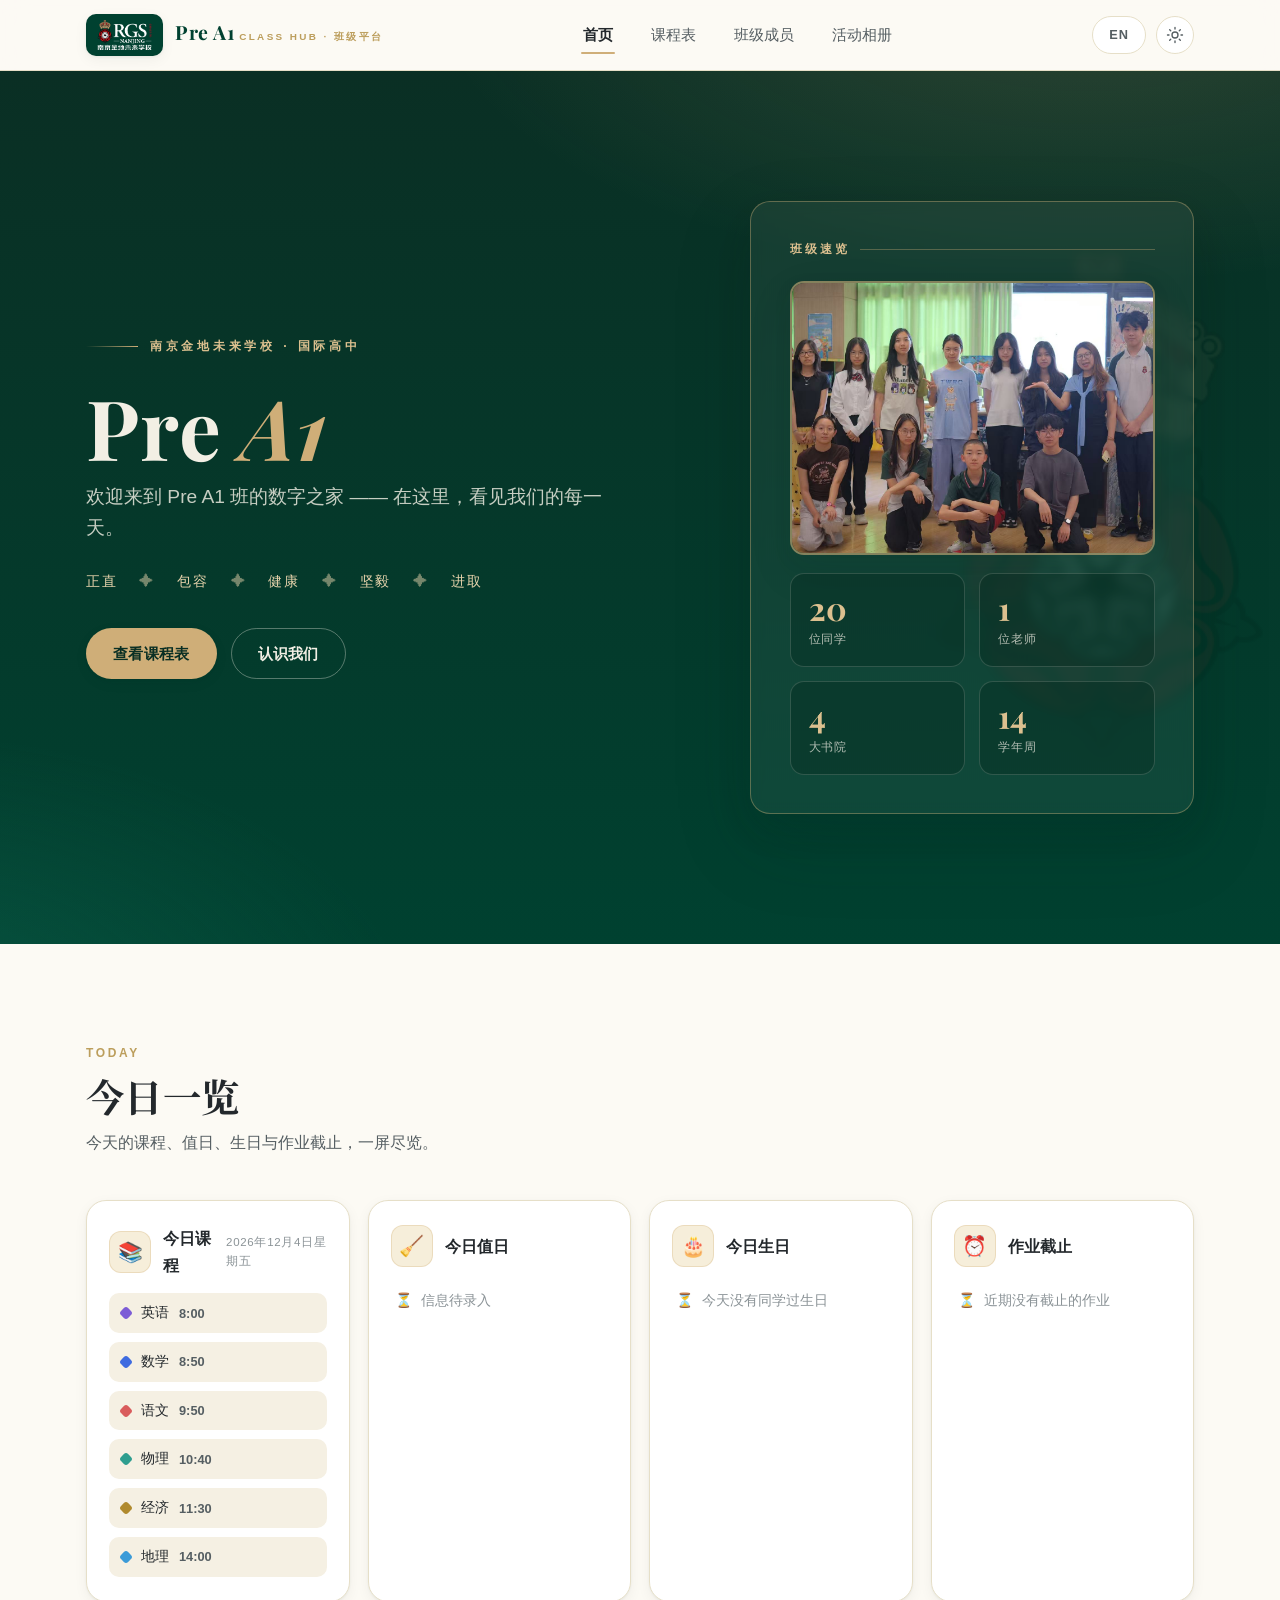
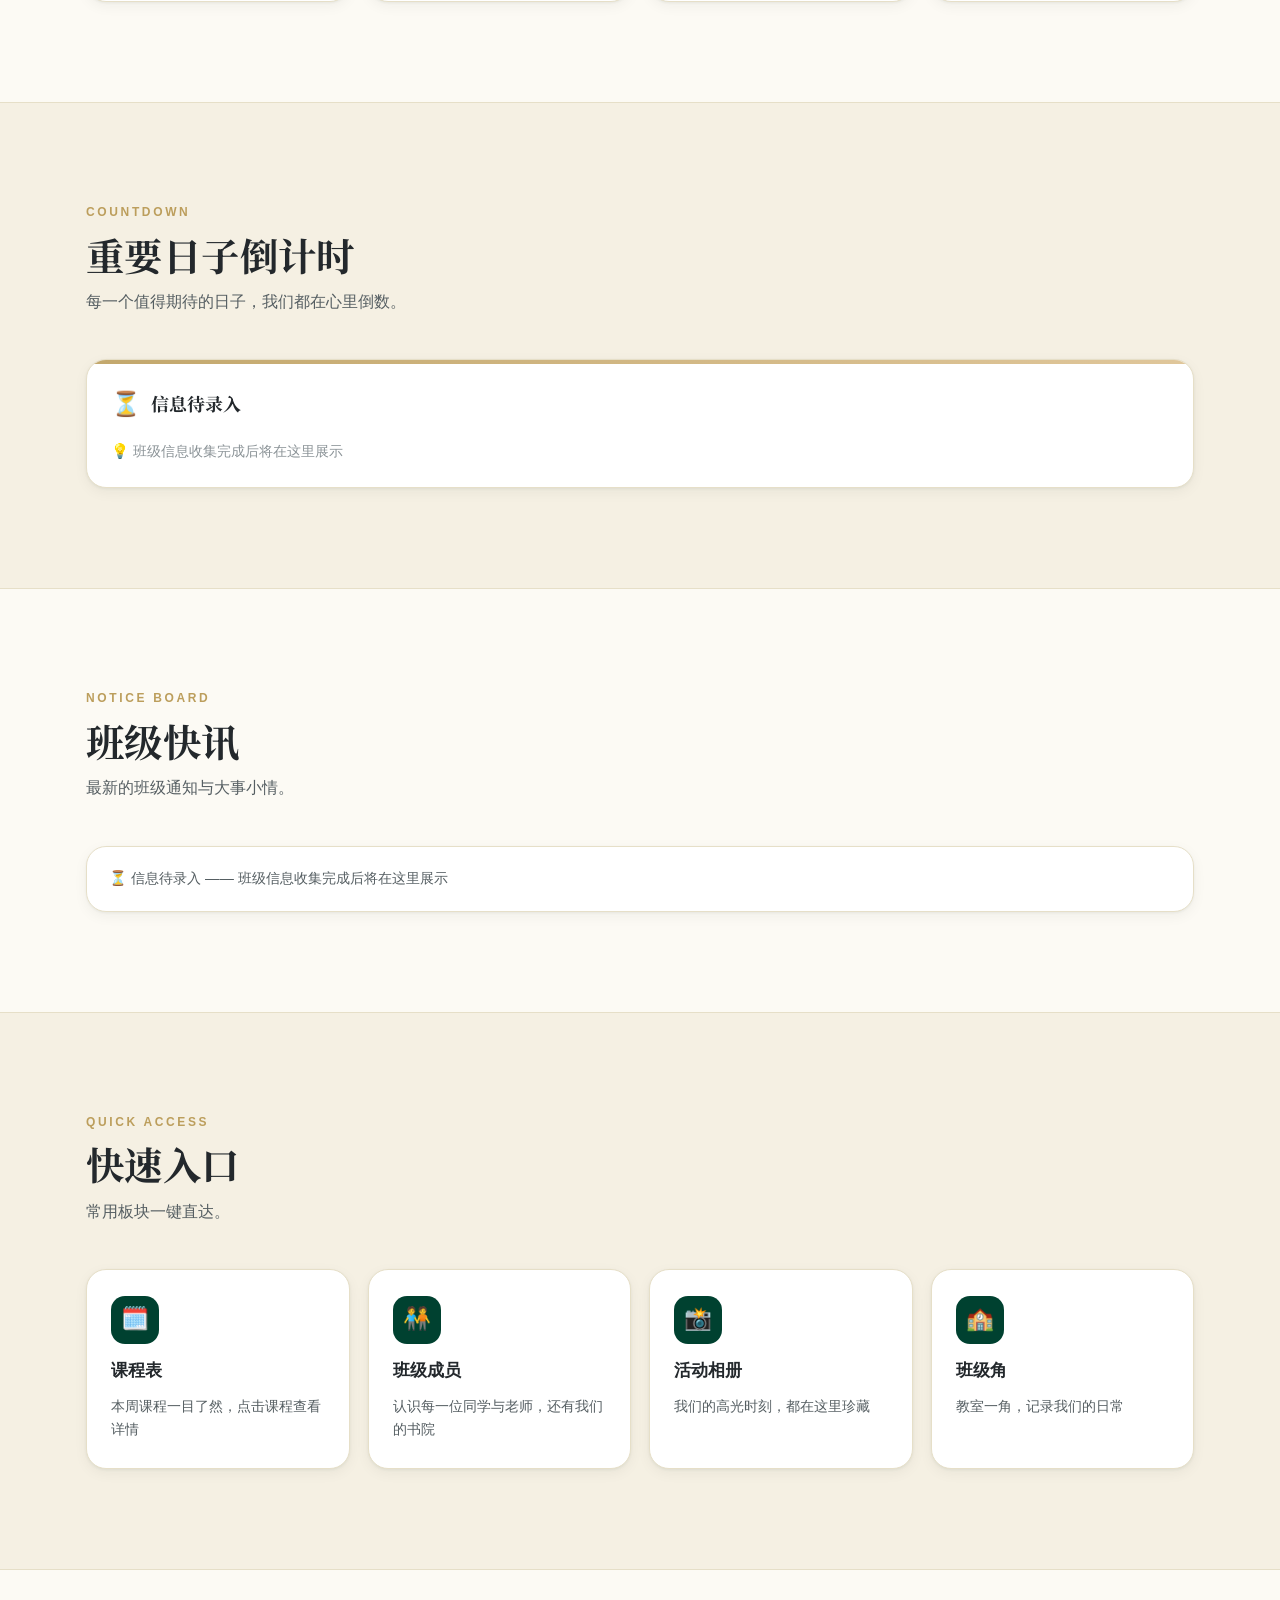
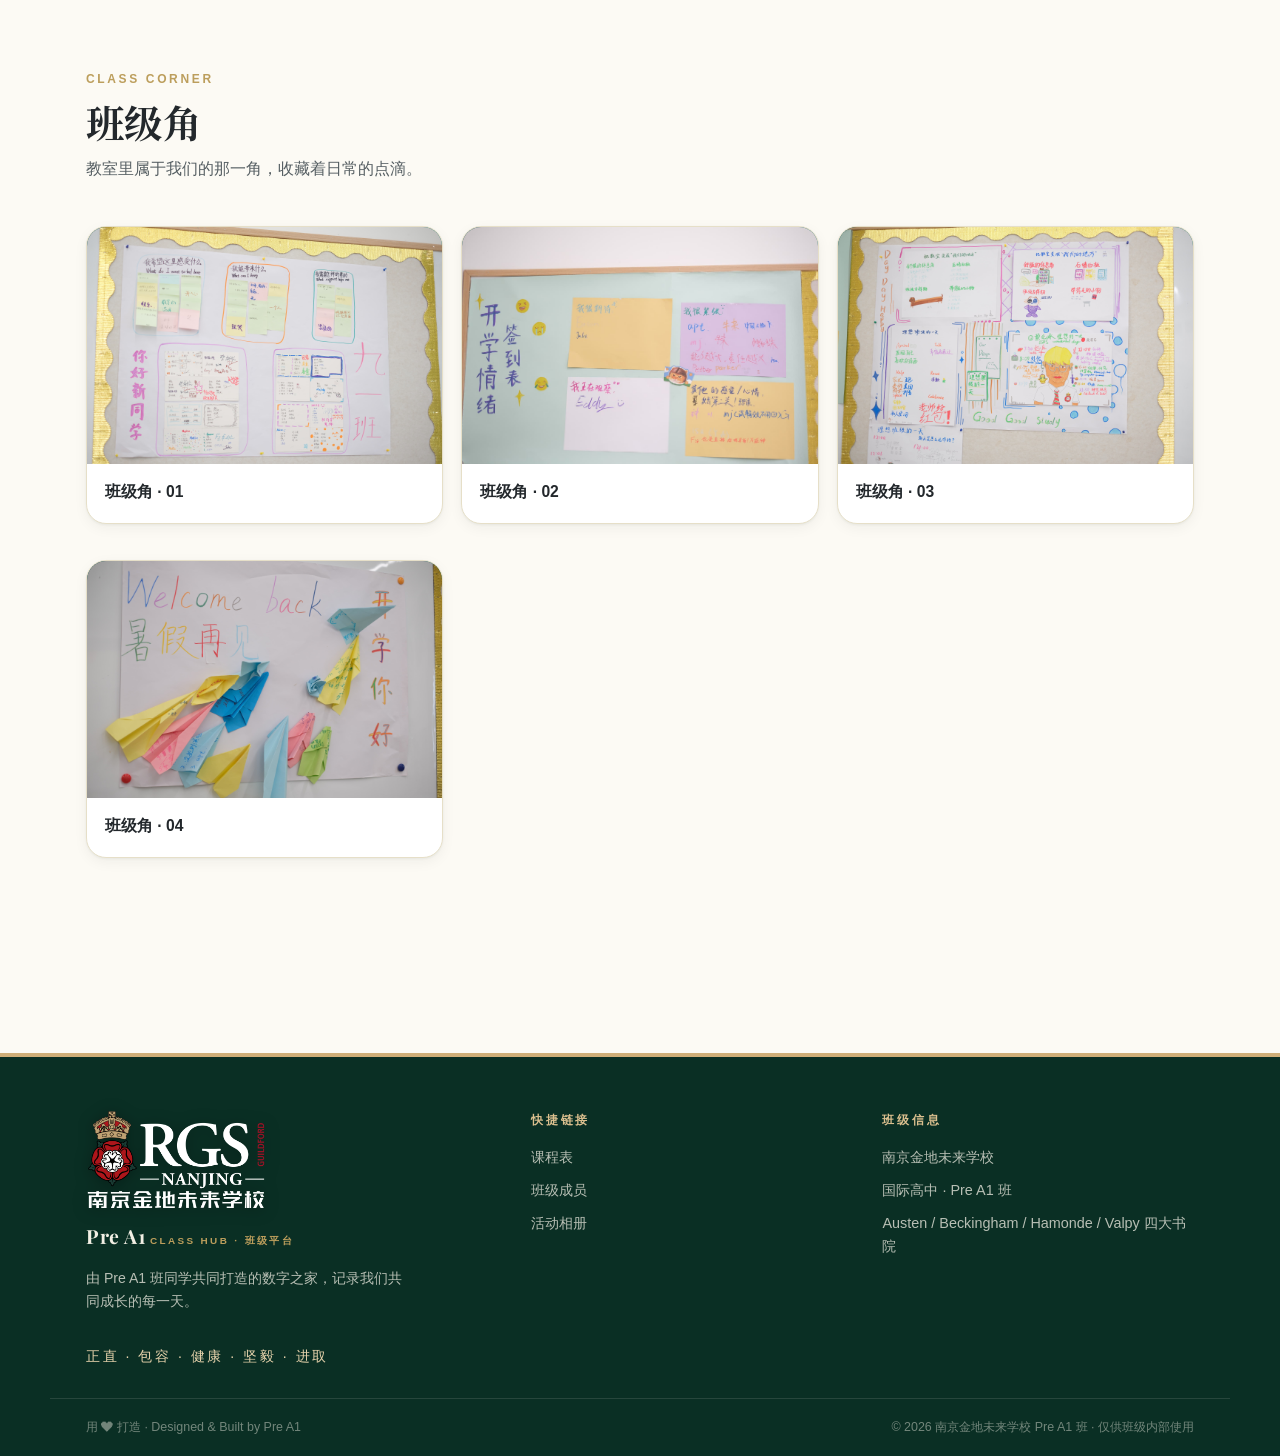
<file: index.html>
<!DOCTYPE html>
<html lang="zh-CN">
<head>
  <meta charset="UTF-8">
  <meta name="viewport" content="width=device-width, initial-scale=1.0">
  <title>Pre A1 班级平台 · 南京金地未来学校</title>
  <meta name="description" content="南京金地未来学校国际高中 Pre A1 班的数字之家：课程、成员、相册、班级角，都在这里。">
  <link rel="icon" type="image/png" href="assets/weibiaoti-12222.png">
  <link rel="preconnect" href="https://fonts.googleapis.com">
  <link rel="preconnect" href="https://fonts.gstatic.com" crossorigin>
  <link href="https://fonts.googleapis.com/css2?family=Playfair+Display:ital,wght@0,500;0,600;0,700;1,500;1,700&family=Noto+Serif+SC:wght@500;600;700&display=swap" rel="stylesheet">
  <link rel="stylesheet" href="css/style.css">
</head>
<body data-page="home" class="page-enter">

  <!-- ======== 导航栏 ======== -->
  <header class="navbar">
    <div class="container navbar-inner">
      <a class="brand" href="index.html">
        <span class="brand-logo-badge"><img class="brand-logo" src="assets/weibiaoti-12222.png" alt="南京金地未来学校"></span>
        <span>
          <span class="brand-name">Pre A1</span>
          <span class="brand-sub">Class Hub · 班级平台</span>
        </span>
      </a>
      <nav class="nav-links" aria-label="主导航">
        <a href="index.html" data-page="home" data-i18n="nav.home"></a>
        <a href="timetable.html" data-page="timetable" data-i18n="nav.timetable"></a>
        <a href="members.html" data-page="members" data-i18n="nav.members"></a>
        <a href="gallery.html" data-page="gallery" data-i18n="nav.gallery"></a>
      </nav>
      <div class="nav-actions">
        <button class="lang-btn" aria-label="Switch language">EN</button>
        <button class="icon-btn theme-btn" data-i18n-aria="theme.dark">
          <svg class="i-sun" viewBox="0 0 24 24" fill="none" stroke="currentColor" stroke-width="1.8" stroke-linecap="round" aria-hidden="true"><circle cx="12" cy="12" r="4"/><path d="M12 2v2m0 16v2M4.9 4.9l1.4 1.4m11.4 11.4 1.4 1.4M2 12h2m16 0h2M4.9 19.1l1.4-1.4M17.7 6.3l1.4-1.4"/></svg>
          <svg class="i-moon" viewBox="0 0 24 24" fill="none" stroke="currentColor" stroke-width="1.8" stroke-linecap="round" stroke-linejoin="round" aria-hidden="true"><path d="M21 12.8A9 9 0 1 1 11.2 3a7 7 0 0 0 9.8 9.8z"/></svg>
        </button>
        <button class="icon-btn hamburger" aria-label="打开菜单">
          <svg viewBox="0 0 24 24" fill="none" stroke="currentColor" stroke-width="2" stroke-linecap="round" aria-hidden="true"><path d="M4 7h16M4 12h16M4 17h16"/></svg>
        </button>
      </div>
    </div>
  </header>

  <!-- ======== 移动端抽屉 ======== -->
  <aside class="drawer" aria-label="移动端导航">
    <div class="drawer-head">
      <span class="brand">
        <span class="brand-logo-badge"><img class="brand-logo" src="assets/weibiaoti-12222.png" alt="南京金地未来学校"></span>
        <span><span class="brand-name">Pre A1</span><span class="brand-sub">Class Hub</span></span>
      </span>
      <button class="icon-btn drawer-close" data-i18n-aria="nav.close" aria-label="关闭菜单">✕</button>
    </div>
    <nav>
      <a href="index.html" data-page="home"><span class="idx">01</span><span data-i18n="nav.home">首页</span></a>
      <a href="timetable.html" data-page="timetable"><span class="idx">02</span><span data-i18n="nav.timetable">课程表</span></a>
      <a href="members.html" data-page="members"><span class="idx">03</span><span data-i18n="nav.members">班级成员</span></a>
      <a href="gallery.html" data-page="gallery"><span class="idx">04</span><span data-i18n="nav.gallery">活动相册</span></a>
    </nav>
  </aside>
  <div class="backdrop" aria-hidden="true"></div>

  <main>
    <!-- ======== Hero 英雄区 ======== -->
    <section class="hero">
      <div class="container hero-inner">
        <div>
          <div class="hero-crest"><span class="crest-line" aria-hidden="true"></span><span data-i18n="hero.crest"></span></div>
          <h1 class="display">Pre&nbsp;<span class="amp">A1</span></h1>
          <p class="hero-tagline" data-i18n="hero.tagline"></p>
          <div class="hero-motto" id="hero-motto" aria-hidden="true"></div>
          <div class="hero-actions">
            <a class="btn btn-gold" href="timetable.html" data-i18n="hero.cta.timetable"></a>
            <a class="btn btn-ghost" href="members.html" data-i18n="hero.cta.members"></a>
          </div>
        </div>
        <aside class="hero-panel reveal">
          <div class="panel-title" data-i18n="hero.panel.title"></div>
          <img class="hero-photo" id="hero-photo" alt="班级合照" hidden>
          <div class="hero-stats" id="hero-stats"></div>
        </aside>
      </div>
    </section>

    <!-- ======== 今日一览 ======== -->
    <section class="section">
      <div class="container">
        <div class="section-head reveal">
          <span class="eyebrow" data-i18n="sec.today.eyebrow"></span>
          <h2 class="display h2" data-i18n="sec.today.title"></h2>
          <p data-i18n="sec.today.sub"></p>
        </div>
        <div class="today-grid stagger">
          <div class="card today-card reveal">
            <div class="card-head">
              <span class="today-icon" aria-hidden="true">📚</span>
              <h3 data-i18n="today.classes"></h3>
              <small id="today-date"></small>
            </div>
            <div class="today-body" id="today-classes"></div>
          </div>
          <div class="card today-card reveal">
            <div class="card-head">
              <span class="today-icon" aria-hidden="true">🧹</span>
              <h3 data-i18n="today.duty"></h3>
            </div>
            <div class="today-body" id="today-duty"></div>
          </div>
          <div class="card today-card reveal">
            <div class="card-head">
              <span class="today-icon" aria-hidden="true">🎂</span>
              <h3 data-i18n="today.birthday"></h3>
            </div>
            <div class="today-body" id="today-birthday"></div>
          </div>
          <div class="card today-card reveal">
            <div class="card-head">
              <span class="today-icon" aria-hidden="true">⏰</span>
              <h3 data-i18n="today.deadline"></h3>
            </div>
            <div class="today-body" id="today-deadline"></div>
          </div>
        </div>
      </div>
    </section>

    <!-- ======== 重要日子倒计时 ======== -->
    <section class="section band">
      <div class="container">
        <div class="section-head reveal">
          <span class="eyebrow" data-i18n="sec.countdown.eyebrow"></span>
          <h2 class="display h2" data-i18n="sec.countdown.title"></h2>
          <p data-i18n="sec.countdown.sub"></p>
        </div>
        <div class="countdown-grid stagger" id="countdown-grid"></div>
      </div>
    </section>

    <!-- ======== 班级快讯 ======== -->
    <section class="section">
      <div class="container">
        <div class="section-head reveal">
          <span class="eyebrow" data-i18n="sec.news.eyebrow"></span>
          <h2 class="display h2" data-i18n="sec.news.title"></h2>
          <p data-i18n="sec.news.sub"></p>
        </div>
        <div class="news-list stagger" id="news-list"></div>
      </div>
    </section>

    <!-- ======== 快速入口 ======== -->
    <section class="section band">
      <div class="container">
        <div class="section-head reveal">
          <span class="eyebrow" data-i18n="sec.quick.eyebrow"></span>
          <h2 class="display h2" data-i18n="sec.quick.title"></h2>
          <p data-i18n="sec.quick.sub"></p>
        </div>
        <div class="quick-grid stagger">
          <a class="card quick-card reveal" href="timetable.html">
            <span class="quick-icon" aria-hidden="true">🗓️</span>
            <h3 data-i18n="quick.timetable.t"></h3>
            <p data-i18n="quick.timetable.d"></p>
          </a>
          <a class="card quick-card reveal" href="members.html">
            <span class="quick-icon" aria-hidden="true">🧑‍🤝‍🧑</span>
            <h3 data-i18n="quick.members.t"></h3>
            <p data-i18n="quick.members.d"></p>
          </a>
          <a class="card quick-card reveal" href="gallery.html">
            <span class="quick-icon" aria-hidden="true">📸</span>
            <h3 data-i18n="quick.gallery.t"></h3>
            <p data-i18n="quick.gallery.d"></p>
          </a>
          <a class="card quick-card reveal" href="index.html#about" id="about-card">
            <span class="quick-icon" aria-hidden="true">🏫</span>
            <h3 data-i18n="quick.about.t"></h3>
            <p data-i18n="quick.about.d"></p>
          </a>
        </div>
      </div>
    </section>

    <!-- ======== 班级角 ======== -->
    <section class="section" id="about">
      <div class="container">
        <div class="section-head reveal">
          <span class="eyebrow" data-i18n="sec.honor.eyebrow"></span>
          <h2 class="display h2" data-i18n="sec.honor.title"></h2>
          <p data-i18n="sec.honor.sub"></p>
        </div>
        <div class="honor-grid stagger" id="honor-grid"></div>
      </div>
    </section>
  </main>

  <!-- ======== 页脚 ======== -->
  <footer class="footer">
    <div class="container footer-inner">
      <div class="footer-brand">
        <img class="footer-logo" src="assets/weibiaoti-12222.png" alt="学校校徽 School Crest" onerror="this.remove()">
        <a class="brand" href="index.html">
          <span>
            <span class="brand-name">Pre A1</span>
            <span class="brand-sub">Class Hub · 班级平台</span>
          </span>
        </a>
        <p data-i18n="footer.about.desc"></p>
        <div class="footer-motto" data-i18n="footer.motto"></div>
      </div>
      <div class="footer-col">
        <h4 data-i18n="footer.col.pages"></h4>
        <ul>
          <li><a href="timetable.html" data-i18n="nav.timetable"></a></li>
          <li><a href="members.html" data-i18n="nav.members"></a></li>
          <li><a href="gallery.html" data-i18n="nav.gallery"></a></li>
        </ul>
      </div>
      <div class="footer-col">
        <h4 data-i18n="footer.col.class"></h4>
        <ul>
          <li data-i18n="footer.col.class.school"></li>
          <li data-i18n="footer.col.class.grade"></li>
          <li data-i18n="footer.col.class.houses"></li>
        </ul>
      </div>
    </div>
    <div class="container footer-bottom">
      <span data-i18n="footer.built"></span>
      <span id="footer-rights"></span>
    </div>
  </footer>

  <script src="js/i18n.js"></script>
  <script src="js/data.js"></script>
  <script src="js/main.js"></script>
  <script src="js/home.js"></script>
</body>
</html>
</file>
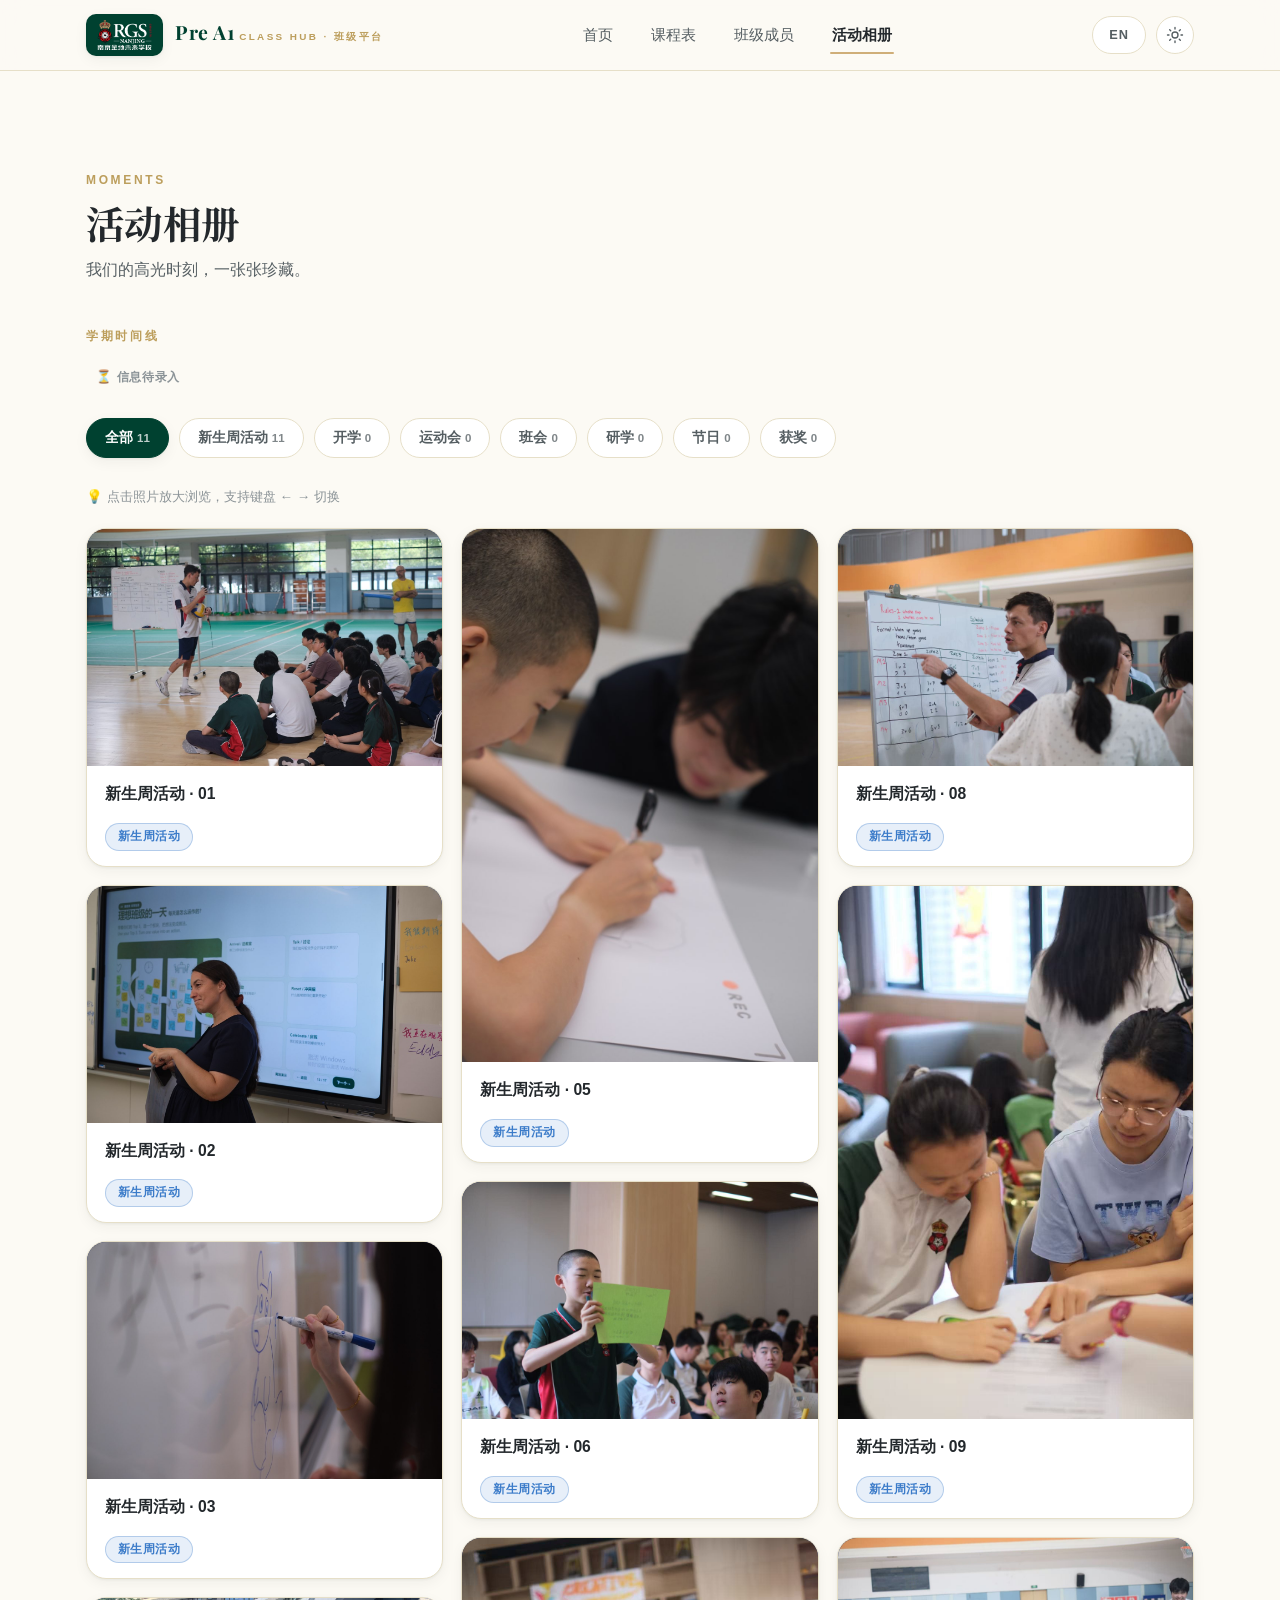
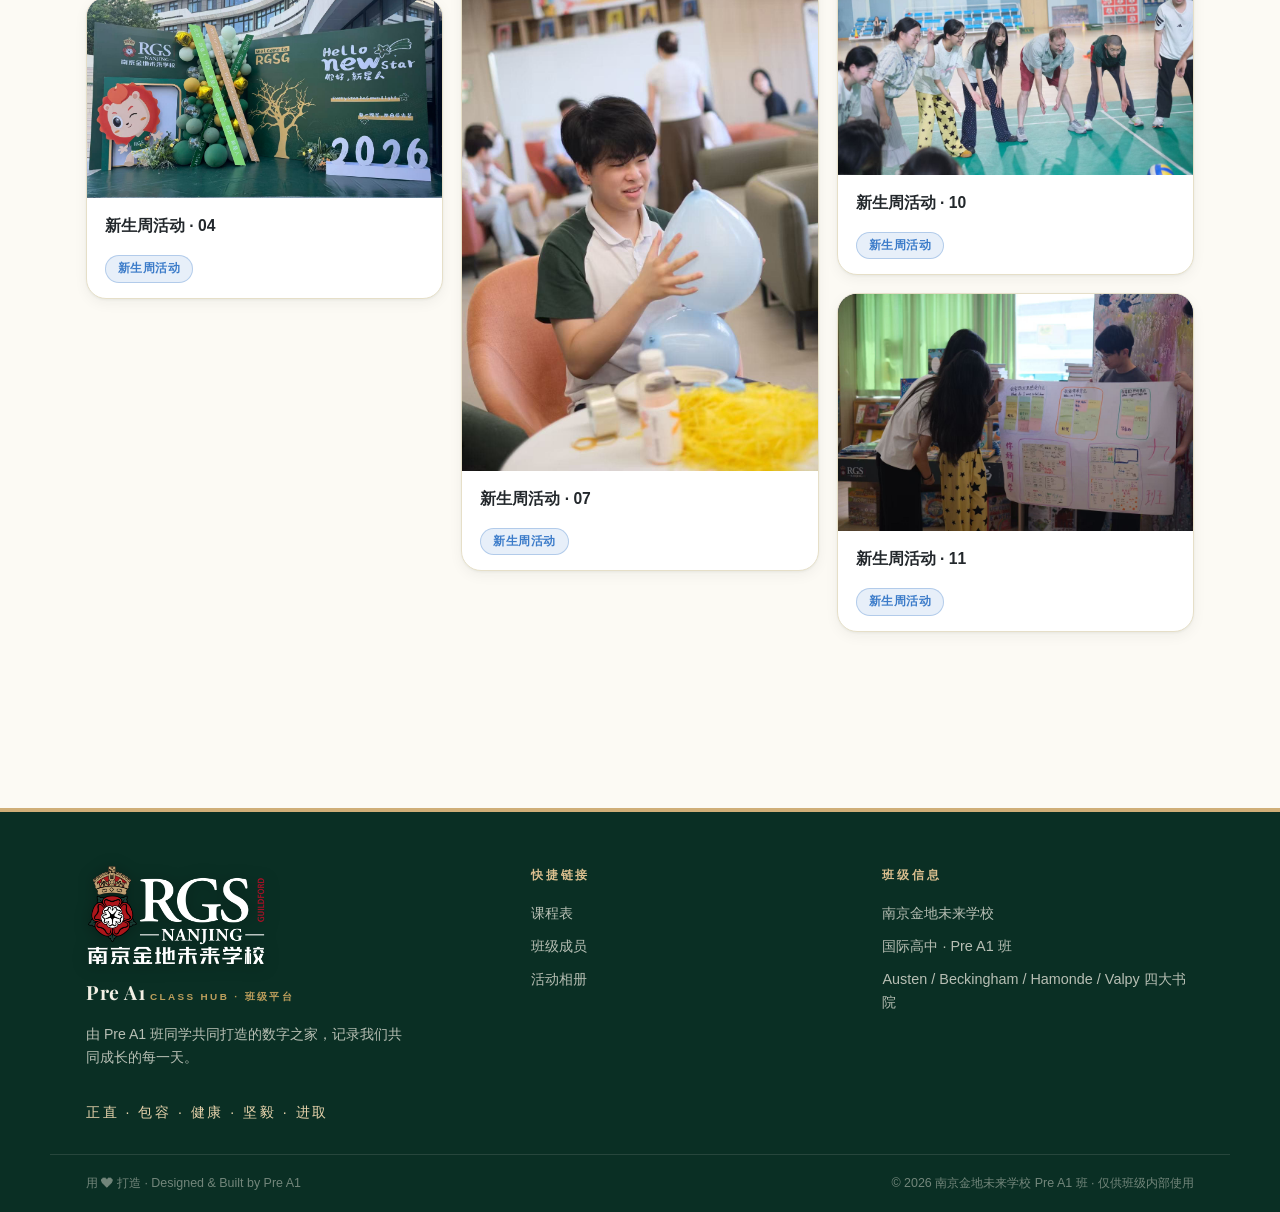
<file: gallery.html>
<!DOCTYPE html>
<html lang="zh-CN">
<head>
  <meta charset="UTF-8">
  <meta name="viewport" content="width=device-width, initial-scale=1.0">
  <title>活动相册 · Pre A1 班级平台</title>
  <meta name="description" content="南京金地未来学校国际高中 Pre A1 班活动相册：我们的高光时刻，一张张珍藏。">
  <link rel="icon" type="image/png" href="assets/weibiaoti-12222.png">
  <link rel="preconnect" href="https://fonts.googleapis.com">
  <link rel="preconnect" href="https://fonts.gstatic.com" crossorigin>
  <link href="https://fonts.googleapis.com/css2?family=Playfair+Display:ital,wght@0,500;0,600;0,700;1,500;1,700&family=Noto+Serif+SC:wght@500;600;700&display=swap" rel="stylesheet">
  <link rel="stylesheet" href="css/style.css">
</head>
<body data-page="gallery" class="page-enter">

  <!-- ======== 导航栏 ======== -->
  <header class="navbar">
    <div class="container navbar-inner">
      <a class="brand" href="index.html">
        <span class="brand-logo-badge"><img class="brand-logo" src="assets/weibiaoti-12222.png" alt="南京金地未来学校"></span>
        <span>
          <span class="brand-name">Pre A1</span>
          <span class="brand-sub">Class Hub · 班级平台</span>
        </span>
      </a>
      <nav class="nav-links" aria-label="主导航">
        <a href="index.html" data-page="home" data-i18n="nav.home"></a>
        <a href="timetable.html" data-page="timetable" data-i18n="nav.timetable"></a>
        <a href="members.html" data-page="members" data-i18n="nav.members"></a>
        <a href="gallery.html" data-page="gallery" data-i18n="nav.gallery"></a>
      </nav>
      <div class="nav-actions">
        <button class="lang-btn" aria-label="Switch language">EN</button>
        <button class="icon-btn theme-btn" data-i18n-aria="theme.dark">
          <svg class="i-sun" viewBox="0 0 24 24" fill="none" stroke="currentColor" stroke-width="1.8" stroke-linecap="round" aria-hidden="true"><circle cx="12" cy="12" r="4"/><path d="M12 2v2m0 16v2M4.9 4.9l1.4 1.4m11.4 11.4 1.4 1.4M2 12h2m16 0h2M4.9 19.1l1.4-1.4M17.7 6.3l1.4-1.4"/></svg>
          <svg class="i-moon" viewBox="0 0 24 24" fill="none" stroke="currentColor" stroke-width="1.8" stroke-linecap="round" stroke-linejoin="round" aria-hidden="true"><path d="M21 12.8A9 9 0 1 1 11.2 3a7 7 0 0 0 9.8 9.8z"/></svg>
        </button>
        <button class="icon-btn hamburger" aria-label="打开菜单">
          <svg viewBox="0 0 24 24" fill="none" stroke="currentColor" stroke-width="2" stroke-linecap="round" aria-hidden="true"><path d="M4 7h16M4 12h16M4 17h16"/></svg>
        </button>
      </div>
    </div>
  </header>

  <!-- ======== 移动端抽屉 ======== -->
  <aside class="drawer" aria-label="移动端导航">
    <div class="drawer-head">
      <span class="brand">
        <span class="brand-logo-badge"><img class="brand-logo" src="assets/weibiaoti-12222.png" alt="南京金地未来学校"></span>
        <span><span class="brand-name">Pre A1</span><span class="brand-sub">Class Hub</span></span>
      </span>
      <button class="icon-btn drawer-close" data-i18n-aria="nav.close" aria-label="关闭菜单">✕</button>
    </div>
    <nav>
      <a href="index.html" data-page="home"><span class="idx">01</span><span data-i18n="nav.home">首页</span></a>
      <a href="timetable.html" data-page="timetable"><span class="idx">02</span><span data-i18n="nav.timetable">课程表</span></a>
      <a href="members.html" data-page="members"><span class="idx">03</span><span data-i18n="nav.members">班级成员</span></a>
      <a href="gallery.html" data-page="gallery"><span class="idx">04</span><span data-i18n="nav.gallery">活动相册</span></a>
    </nav>
  </aside>
  <div class="backdrop" aria-hidden="true"></div>

  <main>
    <section class="section">
      <div class="container">
        <div class="section-head reveal">
          <span class="eyebrow" data-i18n="sec.gallery.eyebrow"></span>
          <h2 class="display h2" data-i18n="gl.pageTitle"></h2>
          <p data-i18n="gl.pageSub"></p>
        </div>

        <!-- 学期时间线 -->
        <div class="reveal">
          <h4 class="eyebrow" style="margin-bottom:6px" data-i18n="gl.timeline"></h4>
          <div class="timeline-strip" id="gl-timeline"></div>
        </div>

        <!-- 标签筛选 -->
        <div class="filter-bar reveal" id="gl-filters"></div>

        <p style="margin-bottom:20px;font-size:.84rem;color:var(--ink-3)">💡 <span data-i18n="gl.hint"></span></p>

        <!-- 照片墙 -->
        <div class="masonry stagger" id="gl-grid"></div>
      </div>
    </section>
  </main>

  <!-- ======== 灯箱 ======== -->
  <div class="lightbox" id="lightbox" role="dialog" aria-modal="true" aria-label="照片浏览">
    <div class="lb-top">
      <span class="lb-count" id="lb-count"></span>
      <button class="lb-close" id="lb-close" data-i18n-aria="gl.lightbox.close" aria-label="关闭">✕</button>
    </div>
    <div class="lb-stage" id="lb-stage">
      <button class="lb-nav prev" id="lb-prev" data-i18n-aria="gl.lightbox.prev" aria-label="上一张">‹</button>
      <div class="lb-frame" id="lb-frame"></div>
      <button class="lb-nav next" id="lb-next" data-i18n-aria="gl.lightbox.next" aria-label="下一张">›</button>
    </div>
    <div class="lb-caption">
      <h3 id="lb-title"></h3>
      <p id="lb-meta"></p>
    </div>
  </div>

  <!-- ======== 页脚 ======== -->
  <footer class="footer">
    <div class="container footer-inner">
      <div class="footer-brand">
        <img class="footer-logo" src="assets/weibiaoti-12222.png" alt="学校校徽 School Crest" onerror="this.remove()">
        <a class="brand" href="index.html">
          <span>
            <span class="brand-name">Pre A1</span>
            <span class="brand-sub">Class Hub · 班级平台</span>
          </span>
        </a>
        <p data-i18n="footer.about.desc"></p>
        <div class="footer-motto" data-i18n="footer.motto"></div>
      </div>
      <div class="footer-col">
        <h4 data-i18n="footer.col.pages"></h4>
        <ul>
          <li><a href="timetable.html" data-i18n="nav.timetable"></a></li>
          <li><a href="members.html" data-i18n="nav.members"></a></li>
          <li><a href="gallery.html" data-i18n="nav.gallery"></a></li>
        </ul>
      </div>
      <div class="footer-col">
        <h4 data-i18n="footer.col.class"></h4>
        <ul>
          <li data-i18n="footer.col.class.school"></li>
          <li data-i18n="footer.col.class.grade"></li>
          <li data-i18n="footer.col.class.houses"></li>
        </ul>
      </div>
    </div>
    <div class="container footer-bottom">
      <span data-i18n="footer.built"></span>
      <span id="footer-rights"></span>
    </div>
  </footer>

  <script src="js/i18n.js"></script>
  <script src="js/data.js"></script>
  <script src="js/main.js"></script>
  <script src="js/gallery.js"></script>
</body>
</html>
</file>
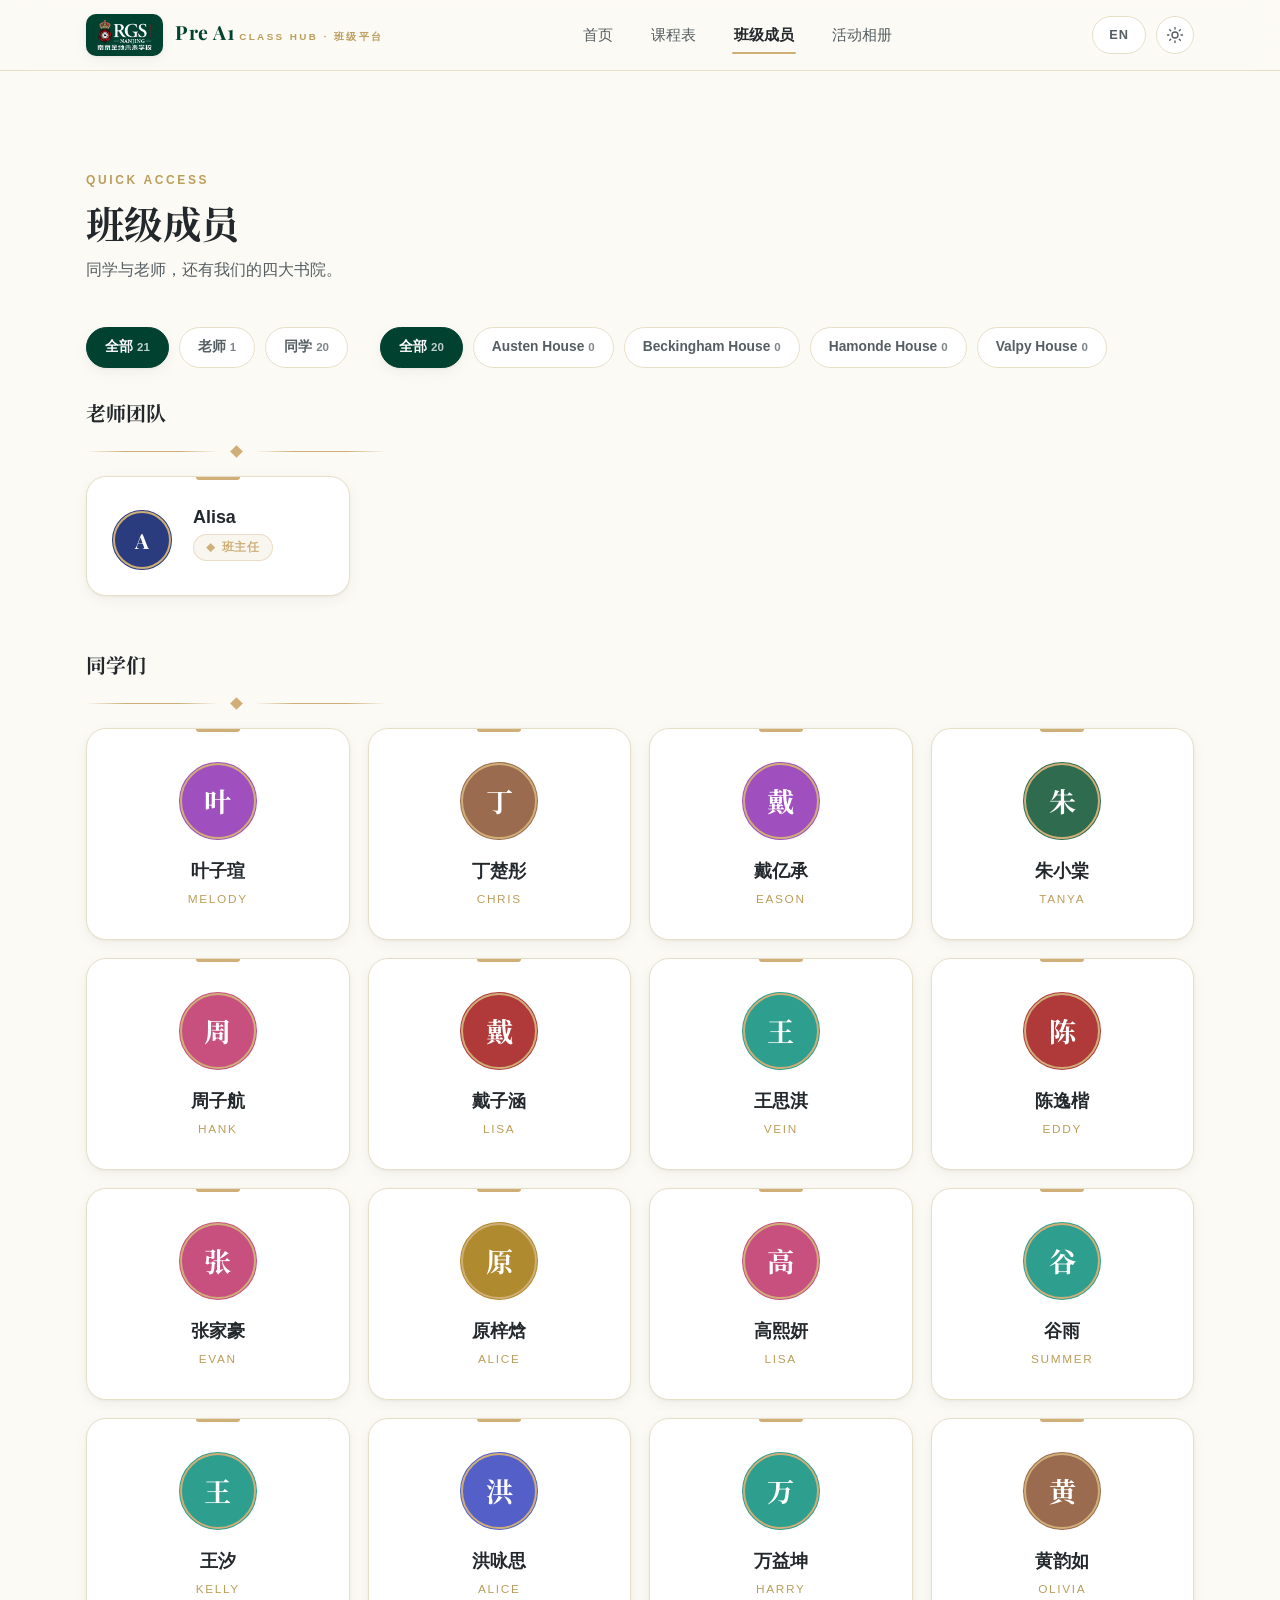
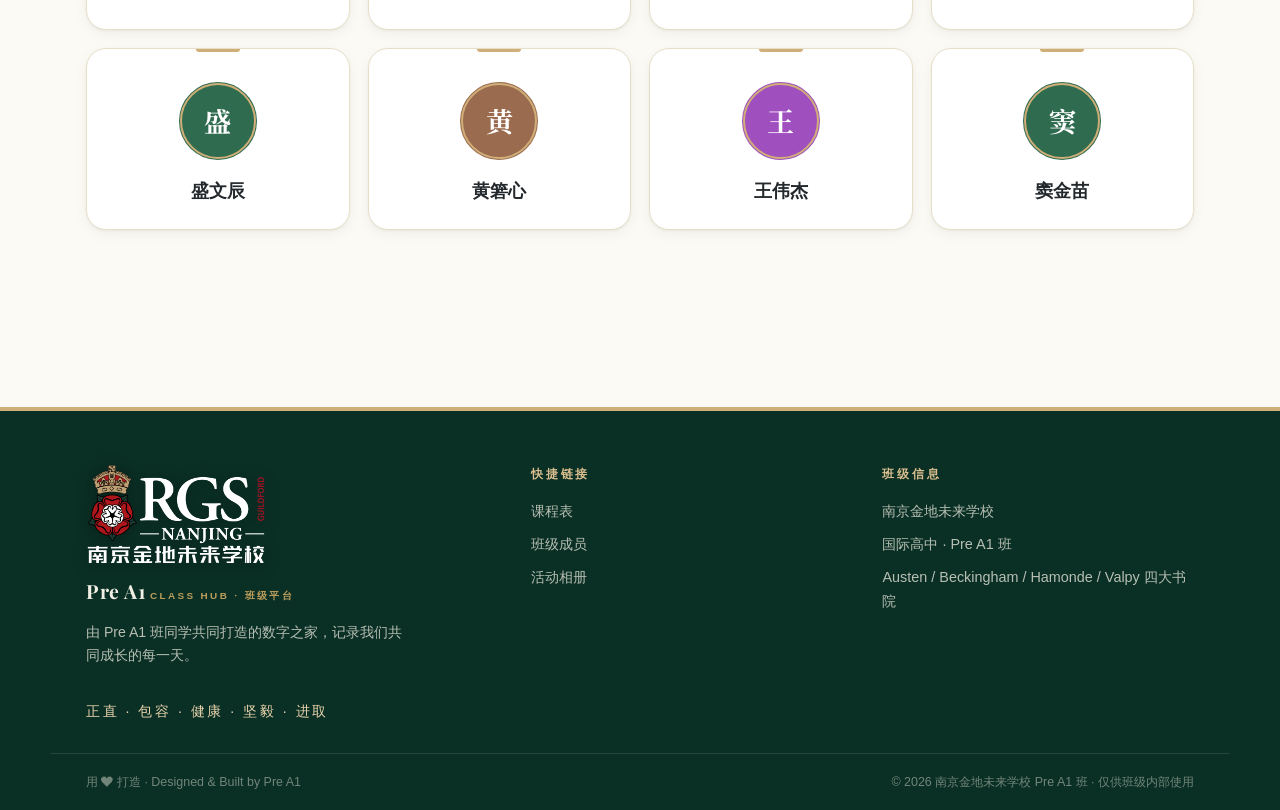
<file: members.html>
<!DOCTYPE html>
<html lang="zh-CN">
<head>
  <meta charset="UTF-8">
  <meta name="viewport" content="width=device-width, initial-scale=1.0">
  <title>班级成员 · Pre A1 班级平台</title>
  <meta name="description" content="南京金地未来学校国际高中 Pre A1 班成员：同学、老师与四大书院。">
  <link rel="icon" type="image/png" href="assets/weibiaoti-12222.png">
  <link rel="preconnect" href="https://fonts.googleapis.com">
  <link rel="preconnect" href="https://fonts.gstatic.com" crossorigin>
  <link href="https://fonts.googleapis.com/css2?family=Playfair+Display:ital,wght@0,500;0,600;0,700;1,500;1,700&family=Noto+Serif+SC:wght@500;600;700&display=swap" rel="stylesheet">
  <link rel="stylesheet" href="css/style.css">
</head>
<body data-page="members" class="page-enter">

  <!-- ======== 导航栏 ======== -->
  <header class="navbar">
    <div class="container navbar-inner">
      <a class="brand" href="index.html">
        <span class="brand-logo-badge"><img class="brand-logo" src="assets/weibiaoti-12222.png" alt="南京金地未来学校"></span>
        <span>
          <span class="brand-name">Pre A1</span>
          <span class="brand-sub">Class Hub · 班级平台</span>
        </span>
      </a>
      <nav class="nav-links" aria-label="主导航">
        <a href="index.html" data-page="home" data-i18n="nav.home"></a>
        <a href="timetable.html" data-page="timetable" data-i18n="nav.timetable"></a>
        <a href="members.html" data-page="members" data-i18n="nav.members"></a>
        <a href="gallery.html" data-page="gallery" data-i18n="nav.gallery"></a>
      </nav>
      <div class="nav-actions">
        <button class="lang-btn" aria-label="Switch language">EN</button>
        <button class="icon-btn theme-btn" data-i18n-aria="theme.dark">
          <svg class="i-sun" viewBox="0 0 24 24" fill="none" stroke="currentColor" stroke-width="1.8" stroke-linecap="round" aria-hidden="true"><circle cx="12" cy="12" r="4"/><path d="M12 2v2m0 16v2M4.9 4.9l1.4 1.4m11.4 11.4 1.4 1.4M2 12h2m16 0h2M4.9 19.1l1.4-1.4M17.7 6.3l1.4-1.4"/></svg>
          <svg class="i-moon" viewBox="0 0 24 24" fill="none" stroke="currentColor" stroke-width="1.8" stroke-linecap="round" stroke-linejoin="round" aria-hidden="true"><path d="M21 12.8A9 9 0 1 1 11.2 3a7 7 0 0 0 9.8 9.8z"/></svg>
        </button>
        <button class="icon-btn hamburger" aria-label="打开菜单">
          <svg viewBox="0 0 24 24" fill="none" stroke="currentColor" stroke-width="2" stroke-linecap="round" aria-hidden="true"><path d="M4 7h16M4 12h16M4 17h16"/></svg>
        </button>
      </div>
    </div>
  </header>

  <!-- ======== 移动端抽屉 ======== -->
  <aside class="drawer" aria-label="移动端导航">
    <div class="drawer-head">
      <span class="brand">
        <span class="brand-logo-badge"><img class="brand-logo" src="assets/weibiaoti-12222.png" alt="南京金地未来学校"></span>
        <span><span class="brand-name">Pre A1</span><span class="brand-sub">Class Hub</span></span>
      </span>
      <button class="icon-btn drawer-close" data-i18n-aria="nav.close" aria-label="关闭菜单">✕</button>
    </div>
    <nav>
      <a href="index.html" data-page="home"><span class="idx">01</span><span data-i18n="nav.home">首页</span></a>
      <a href="timetable.html" data-page="timetable"><span class="idx">02</span><span data-i18n="nav.timetable">课程表</span></a>
      <a href="members.html" data-page="members"><span class="idx">03</span><span data-i18n="nav.members">班级成员</span></a>
      <a href="gallery.html" data-page="gallery"><span class="idx">04</span><span data-i18n="nav.gallery">活动相册</span></a>
    </nav>
  </aside>
  <div class="backdrop" aria-hidden="true"></div>

  <main>
    <section class="section">
      <div class="container">
        <div class="section-head reveal">
          <span class="eyebrow" data-i18n="sec.quick.eyebrow"></span>
          <h2 class="display h2" data-i18n="mb.pageTitle"></h2>
          <p data-i18n="mb.pageSub"></p>
        </div>

        <!-- 筛选 -->
        <div class="filter-bar reveal" id="mb-filters"></div>

        <!-- 老师 -->
        <div id="teachers-sec" class="reveal">
          <div class="section-head" style="margin-bottom:20px">
            <h3 class="h3" data-i18n="mb.section.teachers" style="font-family:var(--serif)"></h3>
            <div class="ornament" style="max-width:300px"><span class="gem"></span></div>
          </div>
          <div class="member-grid stagger" id="teachers-grid"></div>
        </div>

        <!-- 学生 -->
        <div id="students-sec" class="reveal" style="margin-top:52px">
          <div class="section-head" style="margin-bottom:20px">
            <h3 class="h3" data-i18n="mb.section.students" style="font-family:var(--serif)"></h3>
            <div class="ornament" style="max-width:300px"><span class="gem"></span></div>
          </div>
          <div class="member-grid stagger" id="students-grid"></div>
        </div>
      </div>
    </section>
  </main>

  <!-- ======== 页脚 ======== -->
  <footer class="footer">
    <div class="container footer-inner">
      <div class="footer-brand">
        <img class="footer-logo" src="assets/weibiaoti-12222.png" alt="学校校徽 School Crest" onerror="this.remove()">
        <a class="brand" href="index.html">
          <span>
            <span class="brand-name">Pre A1</span>
            <span class="brand-sub">Class Hub · 班级平台</span>
          </span>
        </a>
        <p data-i18n="footer.about.desc"></p>
        <div class="footer-motto" data-i18n="footer.motto"></div>
      </div>
      <div class="footer-col">
        <h4 data-i18n="footer.col.pages"></h4>
        <ul>
          <li><a href="timetable.html" data-i18n="nav.timetable"></a></li>
          <li><a href="members.html" data-i18n="nav.members"></a></li>
          <li><a href="gallery.html" data-i18n="nav.gallery"></a></li>
        </ul>
      </div>
      <div class="footer-col">
        <h4 data-i18n="footer.col.class"></h4>
        <ul>
          <li data-i18n="footer.col.class.school"></li>
          <li data-i18n="footer.col.class.grade"></li>
          <li data-i18n="footer.col.class.houses"></li>
        </ul>
      </div>
    </div>
    <div class="container footer-bottom">
      <span data-i18n="footer.built"></span>
      <span id="footer-rights"></span>
    </div>
  </footer>

  <script src="js/i18n.js"></script>
  <script src="js/data.js"></script>
  <script src="js/main.js"></script>
  <script src="js/members.js"></script>
</body>
</html>
</file>
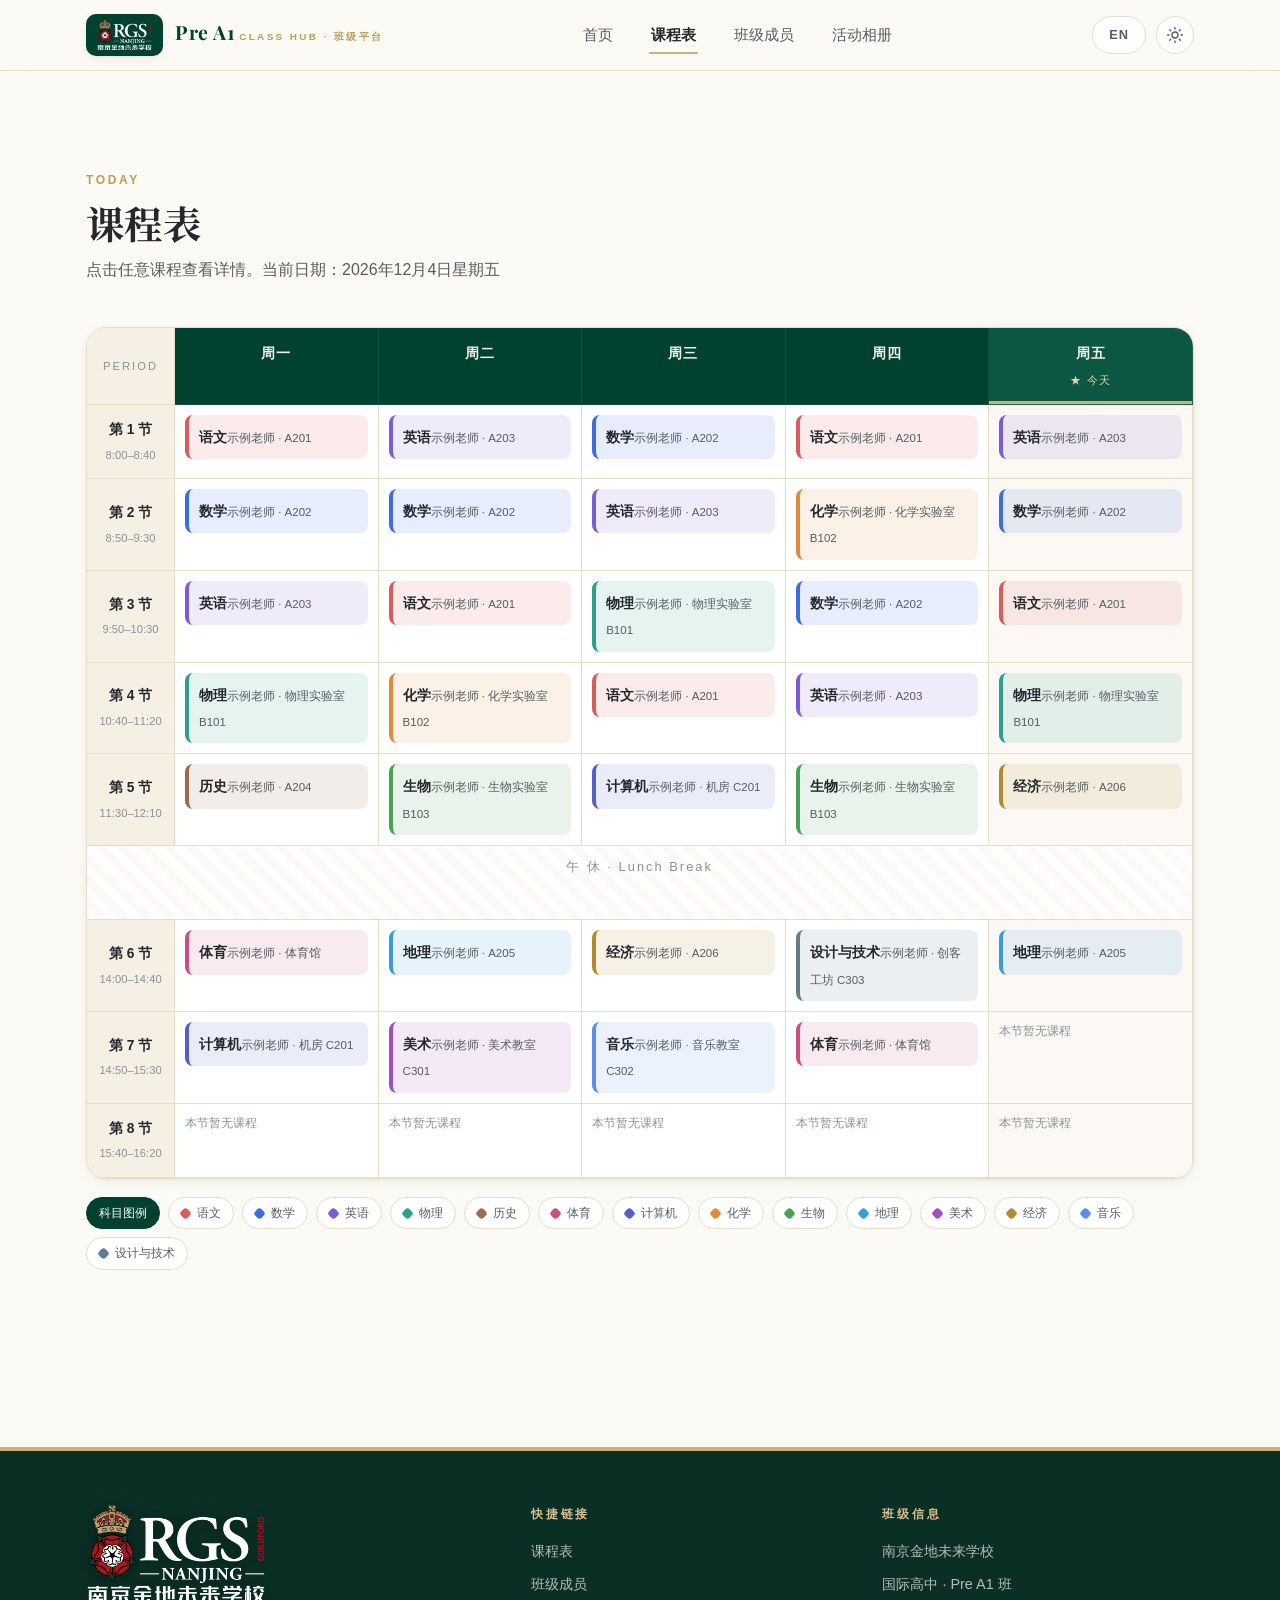
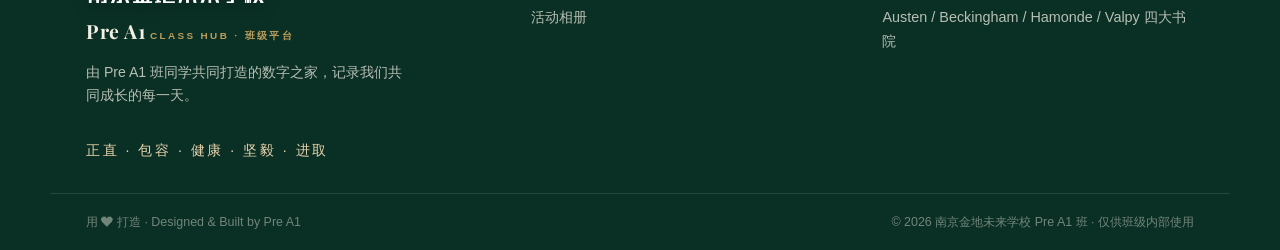
<file: timetable.html>
<!DOCTYPE html>
<html lang="zh-CN">
<head>
  <meta charset="UTF-8">
  <meta name="viewport" content="width=device-width, initial-scale=1.0">
  <title>课程表 · Pre A1 班级平台</title>
  <meta name="description" content="南京金地未来学校国际高中 Pre A1 班课程表：点击任意课程查看教师、教室与时间详情。">
  <link rel="icon" type="image/png" href="assets/weibiaoti-12222.png">
  <link rel="preconnect" href="https://fonts.googleapis.com">
  <link rel="preconnect" href="https://fonts.gstatic.com" crossorigin>
  <link href="https://fonts.googleapis.com/css2?family=Playfair+Display:ital,wght@0,500;0,600;0,700;1,500;1,700&family=Noto+Serif+SC:wght@500;600;700&display=swap" rel="stylesheet">
  <link rel="stylesheet" href="css/style.css">
</head>
<body data-page="timetable" class="page-enter">

  <!-- ======== 导航栏 ======== -->
  <header class="navbar">
    <div class="container navbar-inner">
      <a class="brand" href="index.html">
        <span class="brand-logo-badge"><img class="brand-logo" src="assets/weibiaoti-12222.png" alt="南京金地未来学校"></span>
        <span>
          <span class="brand-name">Pre A1</span>
          <span class="brand-sub">Class Hub · 班级平台</span>
        </span>
      </a>
      <nav class="nav-links" aria-label="主导航">
        <a href="index.html" data-page="home" data-i18n="nav.home"></a>
        <a href="timetable.html" data-page="timetable" data-i18n="nav.timetable"></a>
        <a href="members.html" data-page="members" data-i18n="nav.members"></a>
        <a href="gallery.html" data-page="gallery" data-i18n="nav.gallery"></a>
      </nav>
      <div class="nav-actions">
        <button class="lang-btn" aria-label="Switch language">EN</button>
        <button class="icon-btn theme-btn" data-i18n-aria="theme.dark">
          <svg class="i-sun" viewBox="0 0 24 24" fill="none" stroke="currentColor" stroke-width="1.8" stroke-linecap="round" aria-hidden="true"><circle cx="12" cy="12" r="4"/><path d="M12 2v2m0 16v2M4.9 4.9l1.4 1.4m11.4 11.4 1.4 1.4M2 12h2m16 0h2M4.9 19.1l1.4-1.4M17.7 6.3l1.4-1.4"/></svg>
          <svg class="i-moon" viewBox="0 0 24 24" fill="none" stroke="currentColor" stroke-width="1.8" stroke-linecap="round" stroke-linejoin="round" aria-hidden="true"><path d="M21 12.8A9 9 0 1 1 11.2 3a7 7 0 0 0 9.8 9.8z"/></svg>
        </button>
        <button class="icon-btn hamburger" aria-label="打开菜单">
          <svg viewBox="0 0 24 24" fill="none" stroke="currentColor" stroke-width="2" stroke-linecap="round" aria-hidden="true"><path d="M4 7h16M4 12h16M4 17h16"/></svg>
        </button>
      </div>
    </div>
  </header>

  <!-- ======== 移动端抽屉 ======== -->
  <aside class="drawer" aria-label="移动端导航">
    <div class="drawer-head">
      <span class="brand">
        <span class="brand-logo-badge"><img class="brand-logo" src="assets/weibiaoti-12222.png" alt="南京金地未来学校"></span>
        <span><span class="brand-name">Pre A1</span><span class="brand-sub">Class Hub</span></span>
      </span>
      <button class="icon-btn drawer-close" data-i18n-aria="nav.close" aria-label="关闭菜单">✕</button>
    </div>
    <nav>
      <a href="index.html" data-page="home"><span class="idx">01</span><span data-i18n="nav.home">首页</span></a>
      <a href="timetable.html" data-page="timetable"><span class="idx">02</span><span data-i18n="nav.timetable">课程表</span></a>
      <a href="members.html" data-page="members"><span class="idx">03</span><span data-i18n="nav.members">班级成员</span></a>
      <a href="gallery.html" data-page="gallery"><span class="idx">04</span><span data-i18n="nav.gallery">活动相册</span></a>
    </nav>
  </aside>
  <div class="backdrop" aria-hidden="true"></div>

  <main>
    <section class="section">
      <div class="container">
        <div class="section-head reveal">
          <span class="eyebrow" data-i18n="sec.today.eyebrow"></span>
          <h2 class="display h2" data-i18n="tt.pageTitle"></h2>
          <p id="tt-sub"></p>
        </div>

        <div class="reveal" id="tt-root"></div>

        <div class="legend reveal" id="tt-legend"></div>
      </div>
    </section>
  </main>

  <!-- ======== 页脚 ======== -->
  <footer class="footer">
    <div class="container footer-inner">
      <div class="footer-brand">
        <img class="footer-logo" src="assets/weibiaoti-12222.png" alt="学校校徽 School Crest" onerror="this.remove()">
        <a class="brand" href="index.html">
          <span>
            <span class="brand-name">Pre A1</span>
            <span class="brand-sub">Class Hub · 班级平台</span>
          </span>
        </a>
        <p data-i18n="footer.about.desc"></p>
        <div class="footer-motto" data-i18n="footer.motto"></div>
      </div>
      <div class="footer-col">
        <h4 data-i18n="footer.col.pages"></h4>
        <ul>
          <li><a href="timetable.html" data-i18n="nav.timetable"></a></li>
          <li><a href="members.html" data-i18n="nav.members"></a></li>
          <li><a href="gallery.html" data-i18n="nav.gallery"></a></li>
        </ul>
      </div>
      <div class="footer-col">
        <h4 data-i18n="footer.col.class"></h4>
        <ul>
          <li data-i18n="footer.col.class.school"></li>
          <li data-i18n="footer.col.class.grade"></li>
          <li data-i18n="footer.col.class.houses"></li>
        </ul>
      </div>
    </div>
    <div class="container footer-bottom">
      <span data-i18n="footer.built"></span>
      <span id="footer-rights"></span>
    </div>
  </footer>

  <script src="js/i18n.js"></script>
  <script src="js/data.js"></script>
  <script src="js/main.js"></script>
  <script src="js/timetable.js"></script>
</body>
</html>
</file>
<file: css/style.css>
/* ==========================================================================
   Pre A1 · Class Hub — 设计系统
   南京金地未来学校 · 国际高中 Pre A1 班级平台
   风格：英式学院风（墨绿 × 香槟金，配色参照学校官网 rgsgnj.com）
   ========================================================================== */

/* ---------- 1. 设计令牌 Design Tokens ---------- */
/* 配色参照学校官网 rgsgnj.com：墨绿 #004130 × 香槟金 #cfae78 */
:root {
  /* 品牌色 */
  --navy-900: #0a2f24;
  --navy-800: #004130;
  --navy-700: #0b5741;
  --navy-600: #17735a;
  --gold-600: #bc9e5c;
  --gold-500: #cfae78;
  --gold-400: #dcc08f;
  --gold-300: #e7d3ac;
  --gold-100: #f6eeda;

  /* 中性色（浅色主题） */
  --bg: #fcfaf4;
  --bg-soft: #f5f0e3;
  --card: #ffffff;
  --line: #e6dfc8;
  --ink: #23282c;
  --ink-2: #555e62;
  --ink-3: #8b9397;

  /* 功能色 */
  --success: #3e8e5a;
  --warning: #d97b2e;
  --danger: #c0392b;
  --info: #3b7bc9;

  /* 几何与阴影（带墨绿调） */
  --radius-lg: 20px;
  --radius: 14px;
  --radius-sm: 10px;
  --shadow-sm: 0 1px 3px rgba(0, 46, 35, 0.06), 0 4px 14px rgba(0, 46, 35, 0.05);
  --shadow-md: 0 6px 18px rgba(0, 46, 35, 0.08), 0 16px 44px rgba(0, 46, 35, 0.1);
  --shadow-lg: 0 14px 34px rgba(0, 46, 35, 0.14), 0 30px 80px rgba(0, 46, 35, 0.16);

  /* 字体 */
  --serif: "Playfair Display", "Noto Serif SC", "Songti SC", "STSong", Georgia, "Times New Roman", serif;
  --sans: -apple-system, BlinkMacSystemFont, "PingFang SC", "Hiragino Sans GB", "Segoe UI", "Microsoft YaHei", sans-serif;

  /* 动效 */
  --ease-out: cubic-bezier(0.22, 1, 0.36, 1);
  --speed: 0.35s;
}

/* 深色主题 */
[data-theme="dark"] {
  --bg: #0c1a16;
  --bg-soft: #10241d;
  --card: #173127;
  --line: #29493d;
  --ink: #eef3ef;
  --ink-2: #aebcb4;
  --ink-3: #80938a;
  --gold-100: #2a2413;
  --shadow-sm: 0 1px 3px rgba(0, 0, 0, 0.3), 0 4px 14px rgba(0, 0, 0, 0.25);
  --shadow-md: 0 6px 18px rgba(0, 0, 0, 0.35), 0 16px 44px rgba(0, 0, 0, 0.35);
  --shadow-lg: 0 14px 34px rgba(0, 0, 0, 0.45), 0 30px 80px rgba(0, 0, 0, 0.45);
}

/* ---------- 2. 基础 Reset ---------- */
*,
*::before,
*::after { box-sizing: border-box; }

html { scroll-behavior: smooth; -webkit-text-size-adjust: 100%; }

body {
  margin: 0;
  font-family: var(--sans);
  font-size: 16px;
  line-height: 1.65;
  color: var(--ink);
  background: var(--bg);
  -webkit-font-smoothing: antialiased;
  transition: background var(--speed) var(--ease-out), color var(--speed) var(--ease-out);
}

img, svg { display: block; max-width: 100%; }
a { color: inherit; text-decoration: none; }
button { font: inherit; color: inherit; background: none; border: none; cursor: pointer; padding: 0; }
ul, ol { margin: 0; padding: 0; list-style: none; }
h1, h2, h3, h4, p { margin: 0; }

::selection { background: var(--gold-500); color: var(--navy-900); }

:focus-visible { outline: 2px solid var(--gold-500); outline-offset: 2px; border-radius: 4px; }

.sr-only {
  position: absolute; width: 1px; height: 1px; padding: 0; margin: -1px;
  overflow: hidden; clip: rect(0 0 0 0); white-space: nowrap; border: 0;
}

.container {
  width: 100%;
  max-width: 1180px;
  margin-inline: auto;
  padding-inline: clamp(20px, 4vw, 36px);
}

/* 页面进入动画：挂在 header/main/footer 上，不能挂在 body ——
   body 上的 transform 动画会让 position:fixed（弹窗/抽屉/灯箱）以整页为参照，跟着滚动条跑 */
.page-enter > header,
.page-enter > main,
.page-enter > footer { animation: pageIn 0.6s var(--ease-out) both; }
@keyframes pageIn {
  from { opacity: 0; transform: translateY(14px); }
  to { opacity: 1; transform: none; }
}

/* ---------- 3. 排版 Typography ---------- */
.display {
  font-family: var(--serif);
  font-weight: 700;
  line-height: 1.15;
  letter-spacing: 0.01em;
}

.h1 { font-size: clamp(2.5rem, 5.5vw, 4rem); }
.h2 { font-size: clamp(1.7rem, 3.4vw, 2.4rem); }
.h3 { font-size: 1.25rem; }

/* 小号大写字标签：PRE A1 · CLASS HUB */
.eyebrow {
  font-family: var(--sans);
  font-size: 0.75rem;
  font-weight: 700;
  letter-spacing: 0.22em;
  text-transform: uppercase;
  color: var(--gold-600);
}
[data-theme="dark"] .eyebrow { color: var(--gold-400); }

/* 区块标题 */
.section { padding-block: clamp(56px, 8vw, 100px); }

.section-head { margin-bottom: clamp(28px, 4vw, 44px); }

.section-head .eyebrow { display: block; margin-bottom: 10px; }

.section-head h2 { margin-bottom: 12px; }

.section-head p {
  color: var(--ink-2);
  max-width: 640px;
}

/* 金色装饰分隔线 ── ✦ ── */
.ornament {
  display: flex;
  align-items: center;
  gap: 14px;
  margin-top: 18px;
}
.ornament::before,
.ornament::after {
  content: "";
  height: 1px;
  flex: 1;
  background: linear-gradient(90deg, transparent, var(--gold-500) 30%, var(--gold-500) 70%, transparent);
}
.ornament .gem {
  width: 9px;
  height: 9px;
  transform: rotate(45deg);
  background: var(--gold-500);
  flex: none;
}

/* ---------- 4. 按钮 Buttons ---------- */
.btn {
  display: inline-flex;
  align-items: center;
  justify-content: center;
  gap: 8px;
  padding: 12px 26px;
  border-radius: 999px;
  font-weight: 600;
  font-size: 0.95rem;
  letter-spacing: 0.02em;
  border: 1.5px solid transparent;
  transition: all 0.25s var(--ease-out);
  white-space: nowrap;
}

.btn-primary {
  background: var(--navy-800);
  color: #fff;
  box-shadow: var(--shadow-sm);
}
.btn-primary:hover {
  background: var(--navy-700);
  border-color: var(--gold-500);
  transform: translateY(-2px);
  box-shadow: var(--shadow-md);
}

.btn-gold {
  background: var(--gold-500);
  color: var(--navy-900);
  box-shadow: var(--shadow-sm);
}
.btn-gold:hover {
  background: var(--gold-400);
  transform: translateY(-2px);
  box-shadow: var(--shadow-md);
}

.btn-ghost {
  border-color: var(--line);
  color: var(--ink);
  background: transparent;
}
.btn-ghost:hover {
  border-color: var(--gold-500);
  color: var(--gold-600);
  transform: translateY(-2px);
}
[data-theme="dark"] .btn-ghost:hover { color: var(--gold-400); }

/* ---------- 5. 导航栏 Navbar ---------- */
.navbar {
  position: sticky;
  top: 0;
  z-index: 100;
  background: color-mix(in srgb, var(--bg) 85%, transparent);
  backdrop-filter: blur(14px);
  -webkit-backdrop-filter: blur(14px);
  border-bottom: 1px solid var(--line);
}

.navbar-inner {
  display: flex;
  align-items: center;
  justify-content: space-between;
  height: 70px;
}

.brand { display: flex; align-items: center; gap: 12px; }

.brand-logo-badge {
  height: 42px;
  display: inline-flex;
  align-items: center;
  padding: 0 11px;
  background: var(--navy-800);
  border-radius: 10px;
  box-shadow: var(--shadow-sm);
  transition: transform 0.3s var(--ease-out);
}
.brand:hover .brand-logo-badge { transform: scale(1.04); }
.brand-logo { height: 30px; width: auto; display: block; }

.brand-name {
  font-family: var(--serif);
  font-weight: 700;
  font-size: 1.22rem;
  letter-spacing: 0.03em;
  line-height: 1.1;
  color: var(--navy-800);
}
[data-theme="dark"] .brand-name { color: var(--ink); }
.brand-sub {
  font-size: 0.62rem;
  font-weight: 700;
  letter-spacing: 0.24em;
  text-transform: uppercase;
  color: var(--gold-600);
}
[data-theme="dark"] .brand-sub { color: var(--gold-400); }

.nav-links {
  display: flex;
  gap: clamp(16px, 3vw, 34px);
}

.nav-links a {
  position: relative;
  font-size: 0.95rem;
  font-weight: 500;
  color: var(--ink-2);
  padding: 6px 2px;
  transition: color 0.25s var(--ease-out);
}
.nav-links a::after {
  content: "";
  position: absolute;
  left: 0; right: 100%;
  bottom: 0;
  height: 2px;
  border-radius: 2px;
  background: var(--gold-500);
  transition: right 0.3s var(--ease-out);
}
.nav-links a:hover { color: var(--ink); }
.nav-links a:hover::after { right: 0; }
.nav-links a.active { color: var(--ink); font-weight: 600; }
.nav-links a.active::after { right: 0; }

.nav-actions { display: flex; align-items: center; gap: 10px; }

.icon-btn {
  width: 38px;
  height: 38px;
  border-radius: 50%;
  display: grid;
  place-items: center;
  border: 1px solid var(--line);
  background: var(--card);
  color: var(--ink-2);
  transition: all 0.25s var(--ease-out);
}
.icon-btn:hover {
  border-color: var(--gold-500);
  color: var(--gold-600);
  transform: translateY(-1px);
  box-shadow: var(--shadow-sm);
}
[data-theme="dark"] .icon-btn:hover { color: var(--gold-400); }
.icon-btn svg { width: 18px; height: 18px; }

.lang-btn {
  height: 38px;
  padding: 0 16px;
  border-radius: 999px;
  border: 1px solid var(--line);
  background: var(--card);
  font-size: 0.8rem;
  font-weight: 700;
  letter-spacing: 0.08em;
  color: var(--ink-2);
  transition: all 0.25s var(--ease-out);
}
.lang-btn:hover {
  border-color: var(--gold-500);
  color: var(--gold-600);
  box-shadow: var(--shadow-sm);
}
[data-theme="dark"] .lang-btn:hover { color: var(--gold-400); }

/* 汉堡按钮（移动端） */
.hamburger { display: none; }

/* 移动端抽屉 */
.drawer {
  position: fixed;
  top: 0; right: 0; bottom: 0;
  z-index: 200;
  width: min(320px, 84vw);
  background: var(--card);
  border-left: 1px solid var(--line);
  transform: translateX(105%);
  transition: transform 0.4s var(--ease-out);
  display: flex;
  flex-direction: column;
  padding: 26px 30px;
}
.drawer.open { transform: none; box-shadow: var(--shadow-lg); }

.drawer-head {
  display: flex;
  align-items: center;
  justify-content: space-between;
  margin-bottom: 30px;
}

.drawer nav { display: flex; flex-direction: column; gap: 4px; }
.drawer nav a {
  display: flex;
  align-items: baseline;
  gap: 14px;
  padding: 13px 6px;
  border-bottom: 1px dashed var(--line);
  font-family: var(--serif);
  font-size: 1.2rem;
  font-weight: 600;
  transition: all 0.25s var(--ease-out);
}
.drawer nav a .idx {
  font-family: var(--sans);
  font-size: 0.72rem;
  font-weight: 700;
  letter-spacing: 0.1em;
  color: var(--gold-600);
}
.drawer nav a:hover { color: var(--gold-600); padding-left: 12px; }
.drawer nav a.active { color: var(--gold-600); }
[data-theme="dark"] .drawer nav a:hover,
[data-theme="dark"] .drawer nav a.active { color: var(--gold-400); }

.backdrop {
  position: fixed;
  inset: 0;
  z-index: 150;
  background: rgba(0, 33, 25, 0.55);
  backdrop-filter: blur(3px);
  opacity: 0;
  pointer-events: none;
  transition: opacity 0.35s var(--ease-out);
}
.backdrop.show { opacity: 1; pointer-events: auto; }

/* ---------- 6. 首页 Hero ---------- */
.hero {
  position: relative;
  overflow: hidden;
  background:
    radial-gradient(1100px 500px at 85% -10%, rgba(207, 174, 120, 0.18), transparent 60%),
    radial-gradient(900px 500px at -10% 110%, rgba(21, 115, 92, 0.4), transparent 60%),
    linear-gradient(180deg, var(--navy-900), var(--navy-800));
  color: #f2efe4;
}

.hero::before { /* 校徽水印 */
  content: "";
  position: absolute;
  right: clamp(-140px, -6vw, -60px);
  top: 50%;
  transform: translateY(-50%);
  width: clamp(340px, 40vw, 560px);
  aspect-ratio: 1;
  background: url("../assets/背景图logo.png") center / contain no-repeat;
  opacity: 0.07;
  pointer-events: none;
}

.hero-inner {
  position: relative;
  padding-block: clamp(72px, 11vw, 130px);
  display: grid;
  grid-template-columns: 1.15fr 0.85fr;
  gap: clamp(36px, 5vw, 80px);
  align-items: center;
}

.hero-crest {
  display: flex;
  align-items: center;
  gap: 12px;
  margin-bottom: 22px;
}
.hero-crest .crest-line {
  height: 1px;
  width: 52px;
  background: linear-gradient(90deg, transparent, var(--gold-500));
}
.hero-crest span {
  font-size: 0.78rem;
  font-weight: 700;
  letter-spacing: 0.3em;
  text-transform: uppercase;
  color: var(--gold-400);
}

.hero h1 {
  font-size: clamp(3rem, 7vw, 5.2rem);
  margin-bottom: 6px;
}
.hero h1 .amp {
  color: var(--gold-500);
  font-style: italic;
}

.hero-tagline {
  font-size: clamp(1.02rem, 1.6vw, 1.2rem);
  color: rgba(242, 239, 228, 0.82);
  margin-bottom: 26px;
  max-width: 520px;
}

.hero-motto {
  display: flex;
  flex-wrap: wrap;
  gap: 8px 22px;
  margin-bottom: 34px;
  font-size: 0.9rem;
  letter-spacing: 0.12em;
  color: var(--gold-300);
}

.hero-actions { display: flex; flex-wrap: wrap; gap: 14px; }
.hero .btn-ghost { border-color: rgba(242, 239, 228, 0.35); color: #f2efe4; }
.hero .btn-ghost:hover { border-color: var(--gold-500); color: var(--gold-300); }

/* 英雄区右侧：统计铭牌 */
.hero-panel {
  background: rgba(255, 255, 255, 0.055);
  border: 1px solid rgba(207, 174, 120, 0.4);
  border-radius: var(--radius-lg);
  padding: clamp(26px, 3vw, 40px);
  backdrop-filter: blur(6px);
  box-shadow: var(--shadow-lg);
}

.panel-title {
  font-size: 0.72rem;
  font-weight: 700;
  letter-spacing: 0.26em;
  text-transform: uppercase;
  color: var(--gold-400);
  margin-bottom: 22px;
  display: flex;
  align-items: center;
  gap: 10px;
}
.panel-title::after {
  content: "";
  flex: 1;
  height: 1px;
  background: rgba(207, 174, 120, 0.35);
}

.hero-stats { display: grid; grid-template-columns: repeat(2, 1fr); gap: 14px; }

.stat {
  border: 1px solid rgba(242, 239, 228, 0.16);
  border-radius: var(--radius);
  padding: 16px 18px;
  background: rgba(0, 33, 25, 0.3);
  transition: all 0.3s var(--ease-out);
}
.stat:hover { border-color: var(--gold-500); transform: translateY(-3px); }
.stat .num {
  font-family: var(--serif);
  font-size: 2rem;
  font-weight: 700;
  color: var(--gold-400);
  line-height: 1.1;
}
.stat .lbl {
  font-size: 0.78rem;
  color: rgba(242, 239, 228, 0.72);
  letter-spacing: 0.06em;
  margin-top: 4px;
}

/* ---------- 7. 卡片 Cards ---------- */
.card {
  background: var(--card);
  border: 1px solid var(--line);
  border-radius: var(--radius-lg);
  box-shadow: var(--shadow-sm);
  transition: transform 0.3s var(--ease-out), box-shadow 0.3s var(--ease-out), border-color 0.3s var(--ease-out);
}
.card:hover {
  transform: translateY(-4px);
  box-shadow: var(--shadow-md);
  border-color: color-mix(in srgb, var(--gold-500) 45%, var(--line));
}

/* 今日一览 */
.today-grid {
  display: grid;
  grid-template-columns: repeat(4, 1fr);
  gap: 18px;
}

.today-card { padding: 24px 22px; display: flex; flex-direction: column; gap: 14px; }

.today-card .card-head { display: flex; align-items: center; gap: 12px; }

.today-icon {
  width: 42px;
  height: 42px;
  flex: none;
  border-radius: 12px;
  display: grid;
  place-items: center;
  font-size: 1.25rem;
  background: var(--gold-100);
  border: 1px solid color-mix(in srgb, var(--gold-500) 30%, transparent);
}
[data-theme="dark"] .today-icon { background: var(--navy-700); }

.today-card h3 { font-size: 1.02rem; }
.today-card .card-head small {
  margin-left: auto;
  font-size: 0.72rem;
  color: var(--ink-3);
  letter-spacing: 0.06em;
}

.today-body { display: flex; flex-direction: column; gap: 9px; min-height: 96px; }

.today-item {
  display: flex;
  align-items: center;
  gap: 10px;
  font-size: 0.9rem;
  padding: 8px 12px;
  border-radius: var(--radius-sm);
  background: var(--bg-soft);
  transition: transform 0.25s var(--ease-out);
}
.today-item:hover { transform: translateX(3px); }
.today-item .t-time {
  font-variant-numeric: tabular-nums;
  font-weight: 600;
  color: var(--ink-2);
  min-width: 44px;
  font-size: 0.8rem;
}

.subject-dot {
  width: 10px;
  height: 10px;
  border-radius: 3px;
  flex: none;
  transform: rotate(45deg);
}

.today-empty {
  font-size: 0.88rem;
  color: var(--ink-3);
  display: flex;
  align-items: center;
  gap: 8px;
  padding: 8px 4px;
}

.urgency { margin-left: auto; font-size: 0.74rem; font-weight: 700; padding: 2px 9px; border-radius: 999px; }
.urgency.critical { background: color-mix(in srgb, var(--danger) 14%, transparent); color: var(--danger); }
.urgency.soon { background: color-mix(in srgb, var(--warning) 14%, transparent); color: var(--warning); }
.urgency.ok { background: color-mix(in srgb, var(--success) 14%, transparent); color: var(--success); }

/* ---------- 8. 倒计时 Countdown ---------- */
.countdown-grid {
  display: grid;
  grid-template-columns: repeat(auto-fit, minmax(240px, 1fr));
  gap: 18px;
}

.cd-card {
  padding: 24px;
  display: flex;
  flex-direction: column;
  gap: 16px;
  position: relative;
  overflow: hidden;
}
.cd-card::before {
  content: "";
  position: absolute;
  top: 0; left: 0; right: 0;
  height: 4px;
  background: linear-gradient(90deg, var(--gold-600), var(--gold-400));
  opacity: 0.9;
}
.cd-card.urgent::before { background: linear-gradient(90deg, var(--danger), var(--warning)); }

.cd-top { display: flex; align-items: center; gap: 10px; }
.cd-emoji { font-size: 1.5rem; }
.cd-name { font-family: var(--serif); font-weight: 700; font-size: 1.12rem; flex: 1; }
.cd-date { font-size: 0.75rem; color: var(--ink-3); letter-spacing: 0.05em; }

.flip-row { display: flex; gap: 10px; }

.flip-unit {
  flex: 1;
  background: var(--bg-soft);
  border: 1px solid var(--line);
  border-radius: var(--radius-sm);
  padding: 10px 4px 8px;
  text-align: center;
  perspective: 300px;
}
.flip-unit b {
  display: block;
  font-family: var(--serif);
  font-size: 1.7rem;
  font-weight: 700;
  line-height: 1.1;
  color: var(--navy-800);
  font-variant-numeric: tabular-nums;
}
[data-theme="dark"] .flip-unit b { color: var(--gold-300); }
.flip-unit i {
  font-style: normal;
  font-size: 0.68rem;
  color: var(--ink-3);
  letter-spacing: 0.08em;
}
.flip-unit.tick b { animation: flipTick 0.5s var(--ease-out); }
@keyframes flipTick {
  0% { transform: rotateX(70deg); opacity: 0.2; }
  100% { transform: none; opacity: 1; }
}

.cd-ended { color: var(--ink-3); font-size: 0.9rem; display: flex; align-items: center; gap: 8px; }

/* ---------- 9. 快讯 Announcements ---------- */
.news-list { display: flex; flex-direction: column; gap: 14px; }

.news-item {
  display: flex;
  gap: 18px;
  padding: 20px 22px;
  cursor: pointer;
  align-items: flex-start;
}

.news-date {
  flex: none;
  width: 58px;
  text-align: center;
  padding-top: 4px;
}
.news-date b {
  display: block;
  font-family: var(--serif);
  font-size: 1.5rem;
  line-height: 1;
  color: var(--navy-800);
}
[data-theme="dark"] .news-date b { color: var(--gold-300); }
.news-date i {
  font-style: normal;
  font-size: 0.7rem;
  color: var(--ink-3);
  letter-spacing: 0.1em;
}

.news-main { flex: 1; min-width: 0; }
.news-main h3 { font-size: 1.05rem; margin-bottom: 5px; transition: color 0.25s var(--ease-out); }
.news-item:hover .news-main h3 { color: var(--gold-600); }
[data-theme="dark"] .news-item:hover .news-main h3 { color: var(--gold-400); }
.news-main p {
  font-size: 0.9rem;
  color: var(--ink-2);
  display: -webkit-box;
  -webkit-line-clamp: 2;
  -webkit-box-orient: vertical;
  overflow: hidden;
}

.news-arrow { align-self: center; color: var(--ink-3); transition: transform 0.3s var(--ease-out); }
.news-item:hover .news-arrow { transform: translateX(4px); color: var(--gold-500); }

/* 标签 chips */
.chip {
  display: inline-flex;
  align-items: center;
  gap: 6px;
  padding: 3px 12px;
  border-radius: 999px;
  font-size: 0.74rem;
  font-weight: 700;
  letter-spacing: 0.04em;
  border: 1px solid transparent;
}
.chip-urgent { background: color-mix(in srgb, var(--danger) 12%, transparent); color: var(--danger); border-color: color-mix(in srgb, var(--danger) 30%, transparent); }
.chip-important { background: color-mix(in srgb, var(--warning) 12%, transparent); color: var(--warning); border-color: color-mix(in srgb, var(--warning) 30%, transparent); }
.chip-normal { background: color-mix(in srgb, var(--info) 12%, transparent); color: var(--info); border-color: color-mix(in srgb, var(--info) 30%, transparent); }

/* 筛选 chips */
.filter-bar { display: flex; flex-wrap: wrap; gap: 10px; margin-bottom: 28px; }

.filter-chip {
  padding: 8px 18px;
  border-radius: 999px;
  border: 1.5px solid var(--line);
  background: var(--card);
  font-size: 0.86rem;
  font-weight: 600;
  color: var(--ink-2);
  transition: all 0.25s var(--ease-out);
}
.filter-chip:hover { border-color: var(--gold-500); color: var(--ink); transform: translateY(-1px); }
.filter-chip.active {
  background: var(--navy-800);
  border-color: var(--navy-800);
  color: #fff;
  box-shadow: var(--shadow-sm);
}
.filter-chip .cnt { font-size: 0.72rem; opacity: 0.75; margin-left: 4px; }

/* ---------- 10. 快速入口 Quick links ---------- */
.quick-grid {
  display: grid;
  grid-template-columns: repeat(4, 1fr);
  gap: 18px;
}

.quick-card { padding: 26px 24px; display: flex; flex-direction: column; gap: 12px; position: relative; overflow: hidden; }
.quick-card::after {
  content: "→";
  position: absolute;
  right: 22px;
  top: 50%;
  transform: translateY(-50%) translateX(-8px);
  font-size: 1.3rem;
  color: var(--gold-500);
  opacity: 0;
  transition: all 0.3s var(--ease-out);
}
.quick-card:hover::after { opacity: 1; transform: translateY(-50%) translateX(0); }

.quick-icon {
  width: 48px;
  height: 48px;
  border-radius: 14px;
  display: grid;
  place-items: center;
  font-size: 1.4rem;
  background: var(--navy-800);
}
.quick-card h3 { font-size: 1.08rem; }
.quick-card p { font-size: 0.86rem; color: var(--ink-2); }

/* ---------- 11. 班级角 Class Corner ---------- */
.honor-grid {
  display: grid;
  grid-template-columns: repeat(3, 1fr);
  gap: 18px;
}

.honor-card {
  padding: 26px 24px;
  text-align: center;
  border-top: 3px solid var(--gold-500);
}
.honor-medal { font-size: 2.2rem; margin-bottom: 10px; }
.honor-card h3 { font-size: 1.02rem; margin-bottom: 4px; }
.honor-card p { font-size: 0.84rem; color: var(--ink-2); }

/* ---------- 12. 课程表 Timetable ---------- */
.timetable-wrap {
  overflow-x: auto;
  border-radius: var(--radius-lg);
  border: 1px solid var(--line);
  background: var(--card);
  box-shadow: var(--shadow-sm);
}

.timetable {
  min-width: 900px;
  display: grid;
  grid-template-columns: 88px repeat(5, 1fr);
}

.tt-cell {
  border-bottom: 1px solid var(--line);
  border-right: 1px solid var(--line);
  padding: 10px;
  min-height: 74px;
  display: flex;
  flex-direction: column;
  gap: 4px;
  transition: background 0.25s var(--ease-out);
}

.tt-head {
  position: sticky;
  top: 0;
  z-index: 2;
  background: var(--navy-800);
  color: #f2efe4;
  text-align: center;
  padding: 14px 8px;
  border-color: rgba(255, 255, 255, 0.08);
  font-size: 0.9rem;
}
.tt-head .wk { display: block; font-weight: 700; letter-spacing: 0.08em; }
.tt-head .day {
  display: inline-block;
  margin-top: 2px;
  font-size: 0.68rem;
  color: var(--gold-300);
  letter-spacing: 0.12em;
}
.tt-head.today { background: var(--navy-700); box-shadow: inset 0 -3px 0 var(--gold-500); }

.tt-corner {
  background: var(--bg-soft);
  display: grid;
  place-items: center;
  font-size: 0.7rem;
  letter-spacing: 0.18em;
  color: var(--ink-3);
  text-transform: uppercase;
}

.tt-period {
  justify-content: center;
  text-align: center;
  background: var(--bg-soft);
  font-size: 0.8rem;
  color: var(--ink-2);
}
.tt-period b { font-size: 0.86rem; color: var(--ink); }
.tt-period i { font-style: normal; font-size: 0.7rem; color: var(--ink-3); }

.tt-col.today { background: color-mix(in srgb, var(--gold-500) 7%, transparent); }

.tt-course {
  cursor: pointer;
  border-left: 4px solid var(--subj, var(--navy-600));
  background: color-mix(in srgb, var(--subj, var(--navy-600)) 12%, transparent);
  border-radius: 8px;
  padding: 9px 10px;
  align-items: flex-start;
  justify-content: flex-start;
  transition: all 0.25s var(--ease-out);
}
.tt-course:hover {
  transform: translateY(-2px);
  box-shadow: var(--shadow-md);
  background: color-mix(in srgb, var(--subj, var(--navy-600)) 20%, transparent);
  z-index: 1;
}
.tt-course .cname { font-weight: 700; font-size: 0.88rem; line-height: 1.3; }
.tt-course .cmeta { font-size: 0.72rem; color: var(--ink-2); }
.tt-course .cmeta .room::before { content: " · "; }

.tt-lunch {
  grid-column: 1 / -1;
  text-align: center;
  padding: 10px;
  background: repeating-linear-gradient(45deg, transparent, transparent 8px, color-mix(in srgb, var(--gold-500) 7%, transparent) 8px, color-mix(in srgb, var(--gold-500) 7%, transparent) 16px);
  font-size: 0.8rem;
  color: var(--ink-3);
  letter-spacing: 0.16em;
}

/* 图例 */
.legend { display: flex; flex-wrap: wrap; gap: 8px; margin-top: 18px; }
.legend span {
  display: inline-flex;
  align-items: center;
  gap: 7px;
  font-size: 0.78rem;
  color: var(--ink-2);
  padding: 5px 12px;
  border-radius: 999px;
  background: var(--card);
  border: 1px solid var(--line);
}
.legend i {
  width: 9px; height: 9px;
  border-radius: 3px;
  transform: rotate(45deg);
  background: var(--subj);
}

/* ---------- 13. 成员页 Members ---------- */
.member-grid {
  display: grid;
  grid-template-columns: repeat(auto-fill, minmax(230px, 1fr));
  gap: 18px;
}

.member-card {
  padding: 26px 22px 22px;
  text-align: center;
  cursor: pointer;
  position: relative;
}
.member-card::before {
  content: "";
  position: absolute;
  top: 0; left: 50%;
  transform: translateX(-50%);
  width: 44px;
  height: 3px;
  border-radius: 0 0 4px 4px;
  background: var(--house, var(--gold-500));
  transition: width 0.3s var(--ease-out);
}
.member-card:hover::before { width: 78px; }

.avatar {
  width: 84px;
  height: 84px;
  margin: 4px auto 14px;
  border-radius: 50%;
  display: grid;
  place-items: center;
  font-family: var(--serif);
  font-size: 1.7rem;
  font-weight: 700;
  color: #fff;
  border: 3px solid var(--card);
  outline: 2px solid var(--house, var(--gold-500));
  outline-offset: -6px;
  transition: transform 0.3s var(--ease-out);
}
.member-card:hover .avatar { transform: scale(1.06) rotate(-4deg); }

.member-card .m-name { font-size: 1.12rem; font-weight: 700; }
.member-card .m-en {
  font-size: 0.74rem;
  letter-spacing: 0.14em;
  text-transform: uppercase;
  color: var(--gold-600);
  margin: 3px 0 8px;
}
[data-theme="dark"] .member-card .m-en { color: var(--gold-400); }

.house-badge {
  display: inline-flex;
  align-items: center;
  gap: 6px;
  font-size: 0.72rem;
  font-weight: 700;
  letter-spacing: 0.06em;
  padding: 3px 12px;
  border-radius: 999px;
  color: var(--house, var(--gold-600));
  background: color-mix(in srgb, var(--house, var(--gold-500)) 12%, transparent);
  border: 1px solid color-mix(in srgb, var(--house, var(--gold-500)) 35%, transparent);
}
.house-badge::before { content: "◆"; font-size: 0.55rem; }

.member-card .m-role {
  margin-top: 10px;
  font-size: 0.8rem;
  color: var(--ink-2);
}

.member-card .m-motto {
  margin-top: 12px;
  font-family: var(--serif);
  font-style: italic;
  font-size: 0.86rem;
  color: var(--ink-3);
  line-height: 1.5;
}

.member-card.teacher { text-align: left; display: flex; gap: 18px; align-items: flex-start; }
.member-card.teacher .avatar { width: 66px; height: 66px; margin: 4px 0 0; font-size: 1.3rem; flex: none; }
.member-card.teacher .m-motto { font-family: var(--sans); font-style: normal; }

/* ---------- 14. 相册 Gallery ---------- */
.timeline-strip {
  display: flex;
  gap: 0;
  overflow-x: auto;
  padding: 10px 4px 18px;
  margin-bottom: 10px;
  scrollbar-width: thin;
}
.tl-node {
  position: relative;
  flex: none;
  min-width: 92px;
  text-align: center;
  cursor: pointer;
  padding: 0 6px;
}
.tl-node::before {
  content: "";
  position: absolute;
  top: 8px; left: 0; right: 0;
  height: 2px;
  background: var(--line);
}
.tl-node:first-child::before { left: 50%; }
.tl-node:last-child::before { right: 50%; }
.tl-node .dot {
  position: relative;
  width: 14px; height: 14px;
  margin: 0 auto 8px;
  border-radius: 50%;
  background: var(--card);
  border: 3px solid var(--gold-500);
  transition: all 0.25s var(--ease-out);
}
.tl-node:hover .dot,
.tl-node.active .dot { background: var(--gold-500); box-shadow: 0 0 0 5px color-mix(in srgb, var(--gold-500) 22%, transparent); }
.tl-node .m-label { font-size: 0.78rem; font-weight: 700; color: var(--ink-2); letter-spacing: 0.05em; }
.tl-node.active .m-label { color: var(--gold-600); }
[data-theme="dark"] .tl-node.active .m-label { color: var(--gold-400); }

.masonry {
  columns: 3;
  column-gap: 18px;
}

.photo-card {
  break-inside: avoid;
  margin-bottom: 18px;
  overflow: hidden;
  cursor: zoom-in;
  position: relative;
}
/* Chrome 对多列瀑布流里的 hover 位移有渲染 bug（照片会闪/消失），相册卡不做位移，保留阴影+金边反馈 */
.photo-card:hover { transform: none; }

.photo-cover {
  width: 100%;
  display: grid;
  place-items: center;
  position: relative;
  background: var(--cover, linear-gradient(135deg, var(--navy-800), var(--navy-600)));
}
.photo-cover .emoji { font-size: clamp(2.6rem, 6vw, 4rem); filter: drop-shadow(0 6px 14px rgba(0,0,0,0.25)); }
.photo-cover::after {
  content: "";
  position: absolute;
  inset: 0;
  background: url("../assets/weibiaoti-12222.png") center / 34% no-repeat;
  opacity: 0.06;
}
/* 真实照片不盖水印 */
.photo-cover.has-photo::after { display: none; }
.photo-info { padding: 15px 18px; }
.photo-info h3 { font-size: 0.98rem; margin-bottom: 3px; }
.photo-info .p-date { font-size: 0.76rem; color: var(--ink-3); letter-spacing: 0.06em; }
.photo-info .chip { margin-top: 8px; }

/* 灯箱 Lightbox */
.lightbox {
  position: fixed;
  inset: 0;
  z-index: 300;
  background: rgba(2, 18, 14, 0.94);
  backdrop-filter: blur(8px);
  display: grid;
  grid-template-rows: auto 1fr auto;
  padding: clamp(16px, 3vw, 34px);
  opacity: 0;
  pointer-events: none;
  transition: opacity 0.3s var(--ease-out);
}
.lightbox.open { opacity: 1; pointer-events: auto; }

.lb-top { display: flex; align-items: center; justify-content: space-between; color: #f2efe4; }
.lb-count { font-size: 0.85rem; letter-spacing: 0.12em; color: rgba(242, 239, 228, 0.7); }
.lb-close {
  width: 44px; height: 44px;
  border-radius: 50%;
  border: 1px solid rgba(242, 239, 228, 0.3);
  display: grid;
  place-items: center;
  color: #f2efe4;
  font-size: 1.1rem;
  transition: all 0.25s var(--ease-out);
}
.lb-close:hover { border-color: var(--gold-500); color: var(--gold-400); transform: rotate(90deg); }

.lb-stage { display: grid; place-items: center; min-height: 0; position: relative; }

.lb-frame {
  width: min(86vw, 760px);
  aspect-ratio: 4 / 3;
  max-height: 66vh;
  border-radius: var(--radius-lg);
  display: grid;
  place-items: center;
  background: var(--cover, linear-gradient(135deg, var(--navy-800), var(--navy-600)));
  box-shadow: var(--shadow-lg);
  animation: lbIn 0.4s var(--ease-out);
  overflow: hidden;
  position: relative;
}
@keyframes lbIn {
  from { opacity: 0; transform: scale(0.94) translateY(10px); }
  to { opacity: 1; transform: none; }
}
.lb-frame .emoji { font-size: clamp(5rem, 14vw, 9rem); filter: drop-shadow(0 10px 30px rgba(0,0,0,0.3)); }
.lb-frame::after {
  content: "";
  position: absolute;
  inset: 0;
  background: url("../assets/weibiaoti-12222.png") center / 30% no-repeat;
  opacity: 0.05;
}
/* 真实照片不盖水印 */
.lb-frame.has-photo::after { display: none; }

.lb-nav {
  position: absolute;
  top: 50%;
  transform: translateY(-50%);
  width: 52px;
  height: 52px;
  border-radius: 50%;
  border: 1px solid rgba(242, 239, 228, 0.3);
  background: rgba(0, 33, 25, 0.55);
  color: #f2efe4;
  font-size: 1.2rem;
  display: grid;
  place-items: center;
  transition: all 0.25s var(--ease-out);
}
.lb-nav:hover { border-color: var(--gold-500); color: var(--gold-400); background: rgba(0, 33, 25, 0.85); }
.lb-nav.prev { left: clamp(6px, 2vw, 26px); }
.lb-nav.next { right: clamp(6px, 2vw, 26px); }

.lb-caption { text-align: center; color: #f2efe4; padding-top: 16px; }
.lb-caption h3 { font-family: var(--serif); font-size: 1.25rem; }
.lb-caption p { font-size: 0.85rem; color: rgba(242, 239, 228, 0.65); margin-top: 3px; letter-spacing: 0.06em; }

/* ---------- 15. 模态框 Modal ---------- */
.modal-backdrop {
  position: fixed;
  inset: 0;
  z-index: 250;
  background: rgba(0, 33, 25, 0.6);
  backdrop-filter: blur(4px);
  display: grid;
  place-items: center;
  padding: 20px;
  opacity: 0;
  pointer-events: none;
  transition: opacity 0.3s var(--ease-out);
}
.modal-backdrop.open { opacity: 1; pointer-events: auto; }

.modal {
  width: min(560px, 100%);
  max-height: 86vh;
  overflow-y: auto;
  background: var(--card);
  border: 1px solid var(--line);
  border-radius: var(--radius-lg);
  box-shadow: var(--shadow-lg);
  padding: 30px 30px 26px;
  transform: translateY(18px) scale(0.97);
  transition: transform 0.35s var(--ease-out);
}
.modal-backdrop.open .modal { transform: none; }

.modal-head {
  display: flex;
  align-items: flex-start;
  justify-content: space-between;
  gap: 16px;
  margin-bottom: 18px;
}
.modal-close {
  width: 36px; height: 36px;
  flex: none;
  border-radius: 50%;
  border: 1px solid var(--line);
  display: grid;
  place-items: center;
  color: var(--ink-2);
  font-size: 1rem;
  transition: all 0.25s var(--ease-out);
}
.modal-close:hover { border-color: var(--gold-500); color: var(--gold-600); transform: rotate(90deg); }

.modal .subj-banner {
  border-radius: var(--radius);
  padding: 14px 18px;
  color: #fff;
  background: var(--subj, var(--navy-800));
  margin-bottom: 16px;
}
.modal .subj-banner h3 { font-size: 1.2rem; }
.modal .subj-banner p { font-size: 0.8rem; opacity: 0.85; }

.detail-grid { display: grid; grid-template-columns: 1fr 1fr; gap: 10px 18px; margin: 16px 0; }
.detail-item { font-size: 0.9rem; display: flex; flex-direction: column; gap: 2px; }
.detail-item .k { font-size: 0.72rem; letter-spacing: 0.1em; text-transform: uppercase; color: var(--ink-3); }
.detail-item .v { font-weight: 600; }

/* ---------- 16. 页脚 Footer ---------- */
.footer {
  margin-top: clamp(40px, 6vw, 80px);
  background: var(--navy-900);
  color: rgba(242, 239, 228, 0.75);
  border-top: 4px solid var(--gold-500);
}

.footer-inner {
  padding-block: 54px 30px;
  display: grid;
  grid-template-columns: 1.3fr 1fr 1fr;
  gap: 40px;
}

.footer-brand { display: flex; flex-direction: column; gap: 14px; }
.footer-logo { width: 180px; height: auto; margin-bottom: 4px; filter: drop-shadow(0 2px 8px rgba(0, 0, 0, 0.3)); }
.footer-brand .brand { color: #f2efe4; }
.footer-brand .brand-name { color: #f2efe4; }
.footer-brand p { font-size: 0.88rem; max-width: 320px; }

.footer h4 {
  font-size: 0.74rem;
  font-weight: 700;
  letter-spacing: 0.24em;
  text-transform: uppercase;
  color: var(--gold-400);
  margin-bottom: 16px;
}
.footer-col li { margin-bottom: 9px; font-size: 0.9rem; }
.footer-col a:hover { color: var(--gold-300); }

.footer-motto {
  margin-top: 18px;
  font-size: 0.88rem;
  letter-spacing: 0.18em;
  color: var(--gold-300);
}

.footer-bottom {
  border-top: 1px solid rgba(242, 239, 228, 0.12);
  padding-block: 18px;
  display: flex;
  flex-wrap: wrap;
  gap: 8px;
  justify-content: space-between;
  font-size: 0.78rem;
  color: rgba(242, 239, 228, 0.45);
}

/* ---------- 17. 滚动渐入 Reveal ---------- */
.reveal {
  opacity: 0;
  transform: translateY(22px);
  transition: opacity 0.7s var(--ease-out), transform 0.7s var(--ease-out);
}
.reveal.revealed { opacity: 1; transform: none; }

/* 错峰延迟 */
.stagger > * { transition-delay: calc(var(--i, 0) * 60ms); }

/* ---------- 18. 撒花 Confetti ---------- */
#confetti-canvas {
  position: fixed;
  inset: 0;
  z-index: 400;
  pointer-events: none;
}

/* ---------- 19. 响应式 Responsive ---------- */
@media (max-width: 1024px) {
  .today-grid { grid-template-columns: repeat(2, 1fr); }
  .quick-grid { grid-template-columns: repeat(2, 1fr); }
  .honor-grid { grid-template-columns: repeat(2, 1fr); }
  .masonry { columns: 2; }
  .hero-inner { grid-template-columns: 1fr; }
  .hero-panel { max-width: 560px; }
}

@media (max-width: 760px) {
  .nav-links { display: none; }
  .hamburger { display: grid; }
  .footer-inner { grid-template-columns: 1fr; gap: 28px; }
  .today-grid { grid-template-columns: 1fr; }
  .quick-grid { grid-template-columns: 1fr 1fr; }
  .masonry { columns: 1; }
  .honor-grid { grid-template-columns: repeat(2, 1fr); }
  .detail-grid { grid-template-columns: 1fr; }
  .news-item { padding: 16px; gap: 12px; }
  .hero { background: linear-gradient(180deg, var(--navy-900), var(--navy-800)); }
}

@media (max-width: 460px) {
  .honor-grid { grid-template-columns: 1fr; }
  .quick-grid { grid-template-columns: 1fr; }
  .flip-row { gap: 6px; }
  .flip-unit b { font-size: 1.4rem; }
}

/* ---------- 20. 辅助：色带 / 返回顶部 / 主题图标 ---------- */
.band {
  background: var(--bg-soft);
  border-block: 1px solid var(--line);
}

.backtop {
  position: fixed;
  right: 26px;
  bottom: 26px;
  z-index: 90;
  width: 46px;
  height: 46px;
  border-radius: 50%;
  background: var(--navy-800);
  color: #fff;
  border: 1.5px solid var(--gold-500);
  display: grid;
  place-items: center;
  box-shadow: var(--shadow-md);
  opacity: 0;
  pointer-events: none;
  transform: translateY(12px);
  transition: all 0.35s var(--ease-out);
}
.backtop.show { opacity: 1; pointer-events: auto; transform: none; }
.backtop:hover { background: var(--navy-700); transform: translateY(-3px); }

.theme-btn .i-moon { display: none; }
[data-theme="dark"] .theme-btn .i-sun { display: none; }
[data-theme="dark"] .theme-btn .i-moon { display: block; }

/* 班级合照（英雄区面板内，照片上传后自动展示） */
.hero-photo {
  width: 100%;
  aspect-ratio: 4 / 3;
  object-fit: cover;
  border-radius: var(--radius);
  border: 2px solid rgba(207, 174, 120, 0.6);
  margin-bottom: 18px;
  box-shadow: var(--shadow-md);
}

/* ---------- 21. 无障碍：减少动效 ---------- */
@media (prefers-reduced-motion: reduce) {
  *,
  *::before,
  *::after {
    animation-duration: 0.01ms !important;
    animation-iteration-count: 1 !important;
    transition-duration: 0.01ms !important;
    scroll-behavior: auto !important;
  }
  .reveal { opacity: 1; transform: none; }
}
</file>
